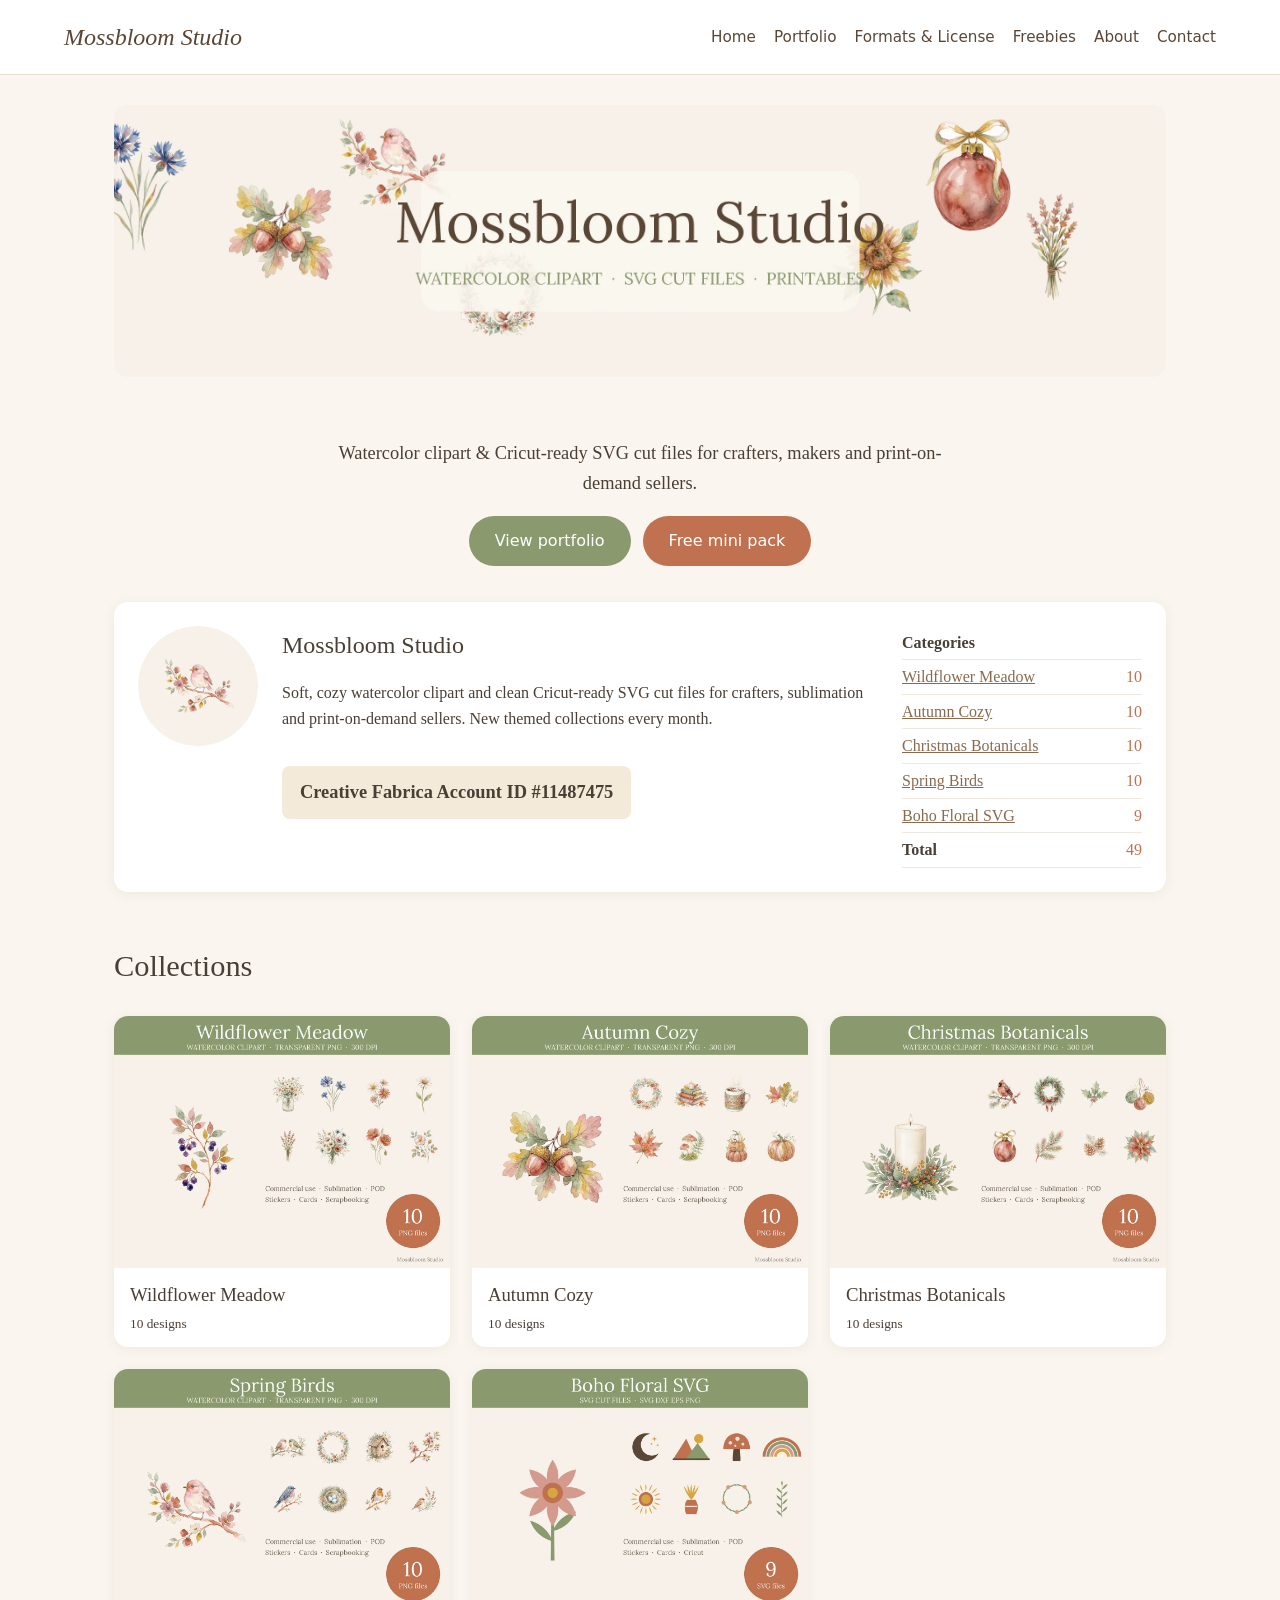
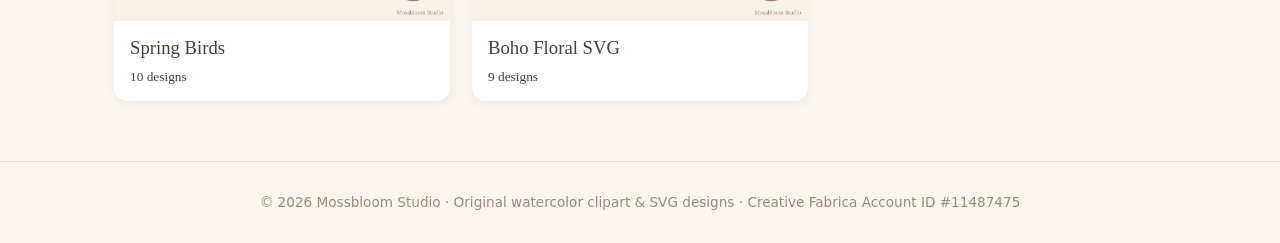
<file: index.html>
<!doctype html><html lang="en"><head><meta charset="utf-8"><meta name="viewport" content="width=device-width,initial-scale=1">
<title>Watercolor Clipart & SVG Cut Files | Mossbloom Studio</title><meta name="description" content="Watercolor clipart & Cricut-ready SVG cut files for crafters, makers and print-on-demand sellers."><meta name="author" content="Mossbloom Studio">
<meta property="og:title" content="Watercolor Clipart & SVG Cut Files | Mossbloom Studio"><meta property="og:description" content="Watercolor clipart & Cricut-ready SVG cut files for crafters, makers and print-on-demand sellers."><meta property="og:type" content="website"><meta property="og:image" content="img/wildflower-meadow/cover.webp">
<link rel="icon" href="favicon.png"><link rel="stylesheet" href="style.css"></head><body>
<header><a class="logo" href="index.html">Mossbloom Studio</a><nav><a href="index.html">Home</a><a href="portfolio.html">Portfolio</a><a href="license.html">Formats & License</a><a href="freebies.html">Freebies</a><a href="about.html">About</a><a href="contact.html">Contact</a></nav></header><main><img class="banner" src="img/banner.webp" alt="Mossbloom Studio - watercolor clipart, SVG cut files, printables" width="2400" height="620"><section class="hero"><h1 class="sr">Mossbloom Studio</h1><p>Watercolor clipart & Cricut-ready SVG cut files for crafters, makers and print-on-demand sellers.</p><a class="btn" href="portfolio.html">View portfolio</a><a class="btn alt" href="freebies.html">Free mini pack</a></section>
<section class="profile"><img src="img/avatar.webp" alt="Mossbloom Studio logo" width="120" height="120"><div><h2>Mossbloom Studio</h2><p>Soft, cozy watercolor clipart and clean Cricut-ready SVG cut files for crafters, sublimation and print-on-demand sellers. New themed collections every month.</p><p class="cfid">Creative Fabrica Account ID #11487475</p></div><ul class="cats"><li><b>Categories</b></li><li><a href="collections/wildflower-meadow.html">Wildflower Meadow</a> <span>10</span></li><li><a href="collections/autumn-cozy.html">Autumn Cozy</a> <span>10</span></li><li><a href="collections/christmas-botanicals.html">Christmas Botanicals</a> <span>10</span></li><li><a href="collections/spring-birds.html">Spring Birds</a> <span>10</span></li><li><a href="collections/boho-floral-svg.html">Boho Floral SVG</a> <span>9</span></li><li><b>Total</b> <span>49</span></li></ul></section><h2>Collections</h2><div class="grid big"><a class="card wide" href="collections/wildflower-meadow.html"><img src="img/wildflower-meadow/cover.webp" alt="Wildflower Meadow - 10 designs" width="1200" height="900"><div><h3>Wildflower Meadow</h3><small>10 designs</small></div></a><a class="card wide" href="collections/autumn-cozy.html"><img src="img/autumn-cozy/cover.webp" alt="Autumn Cozy - 10 designs" width="1200" height="900"><div><h3>Autumn Cozy</h3><small>10 designs</small></div></a><a class="card wide" href="collections/christmas-botanicals.html"><img src="img/christmas-botanicals/cover.webp" alt="Christmas Botanicals - 10 designs" width="1200" height="900"><div><h3>Christmas Botanicals</h3><small>10 designs</small></div></a><a class="card wide" href="collections/spring-birds.html"><img src="img/spring-birds/cover.webp" alt="Spring Birds - 10 designs" width="1200" height="900"><div><h3>Spring Birds</h3><small>10 designs</small></div></a><a class="card wide" href="collections/boho-floral-svg.html"><img src="img/boho-floral-svg/cover.webp" alt="Boho Floral SVG - 9 designs" width="1200" height="900"><div><h3>Boho Floral SVG</h3><small>9 designs</small></div></a></div></main>
<footer>© 2026 Mossbloom Studio · Original watercolor clipart &amp; SVG designs · Creative Fabrica Account ID #11487475</footer></body></html>
</file>
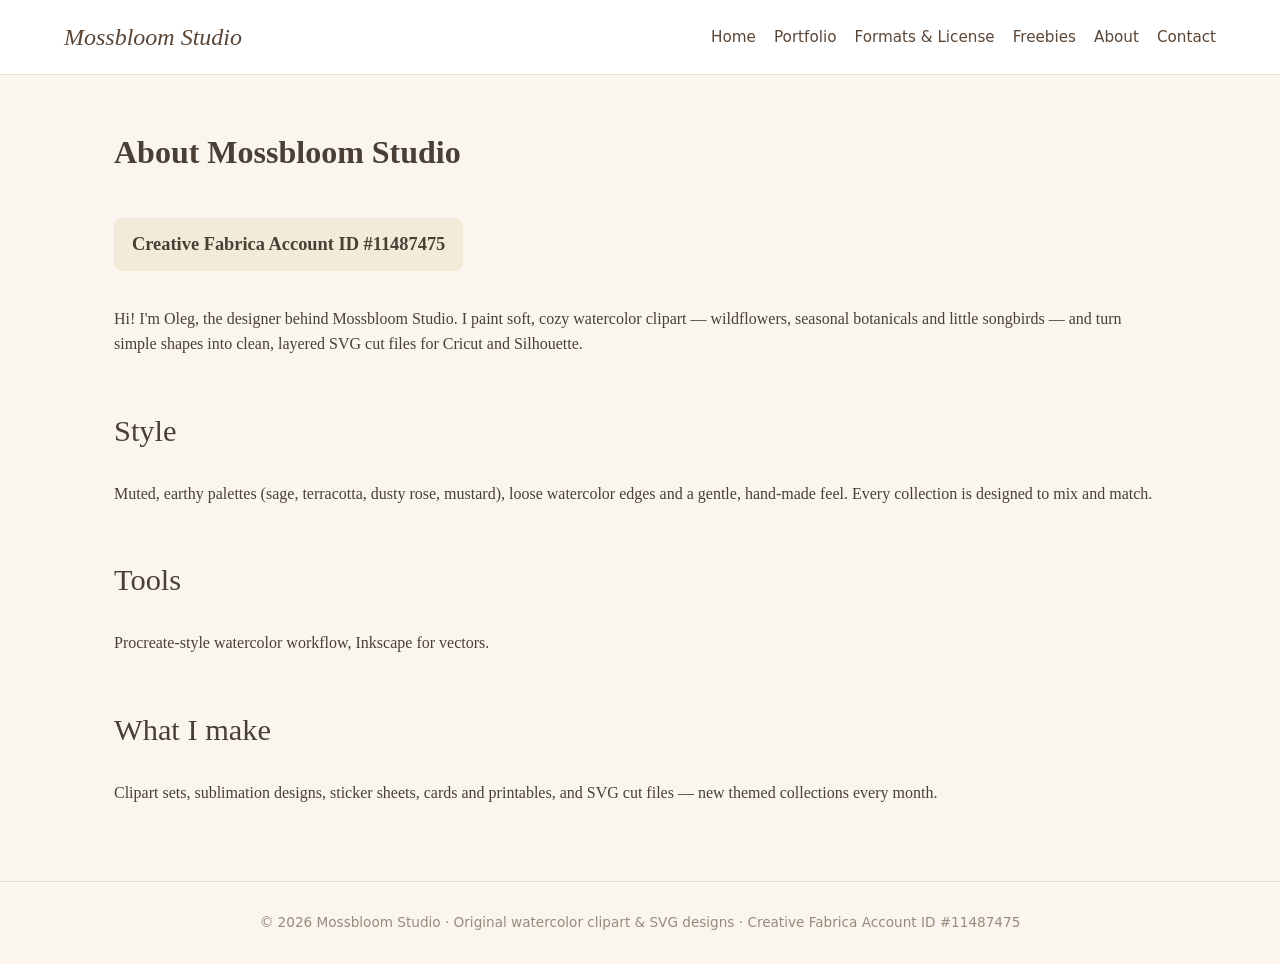
<file: about.html>
<!doctype html><html lang="en"><head><meta charset="utf-8"><meta name="viewport" content="width=device-width,initial-scale=1">
<title>About | Mossbloom Studio</title><meta name="description" content="Watercolor clipart & Cricut-ready SVG cut files for crafters, makers and print-on-demand sellers."><meta name="author" content="Mossbloom Studio">
<meta property="og:title" content="About | Mossbloom Studio"><meta property="og:description" content="Watercolor clipart & Cricut-ready SVG cut files for crafters, makers and print-on-demand sellers."><meta property="og:type" content="website"><meta property="og:image" content="img/wildflower-meadow/cover.webp">
<link rel="icon" href="favicon.png"><link rel="stylesheet" href="style.css"></head><body>
<header><a class="logo" href="index.html">Mossbloom Studio</a><nav><a href="index.html">Home</a><a href="portfolio.html">Portfolio</a><a href="license.html">Formats & License</a><a href="freebies.html">Freebies</a><a href="about.html">About</a><a href="contact.html">Contact</a></nav></header><main><h1>About Mossbloom Studio</h1><p class="cfid">Creative Fabrica Account ID #11487475</p><p>Hi! I'm Oleg, the designer behind Mossbloom Studio. I paint soft, cozy watercolor clipart — wildflowers, seasonal botanicals and little songbirds — and turn simple shapes into clean, layered SVG cut files for Cricut and Silhouette.</p>
<h2>Style</h2><p>Muted, earthy palettes (sage, terracotta, dusty rose, mustard), loose watercolor edges and a gentle, hand-made feel. Every collection is designed to mix and match.</p>
<h2>Tools</h2><p>Procreate-style watercolor workflow, Inkscape for vectors.</p><h2>What I make</h2><p>Clipart sets, sublimation designs, sticker sheets, cards and printables, and SVG cut files — new themed collections every month.</p></main>
<footer>© 2026 Mossbloom Studio · Original watercolor clipart &amp; SVG designs · Creative Fabrica Account ID #11487475</footer></body></html>
</file>
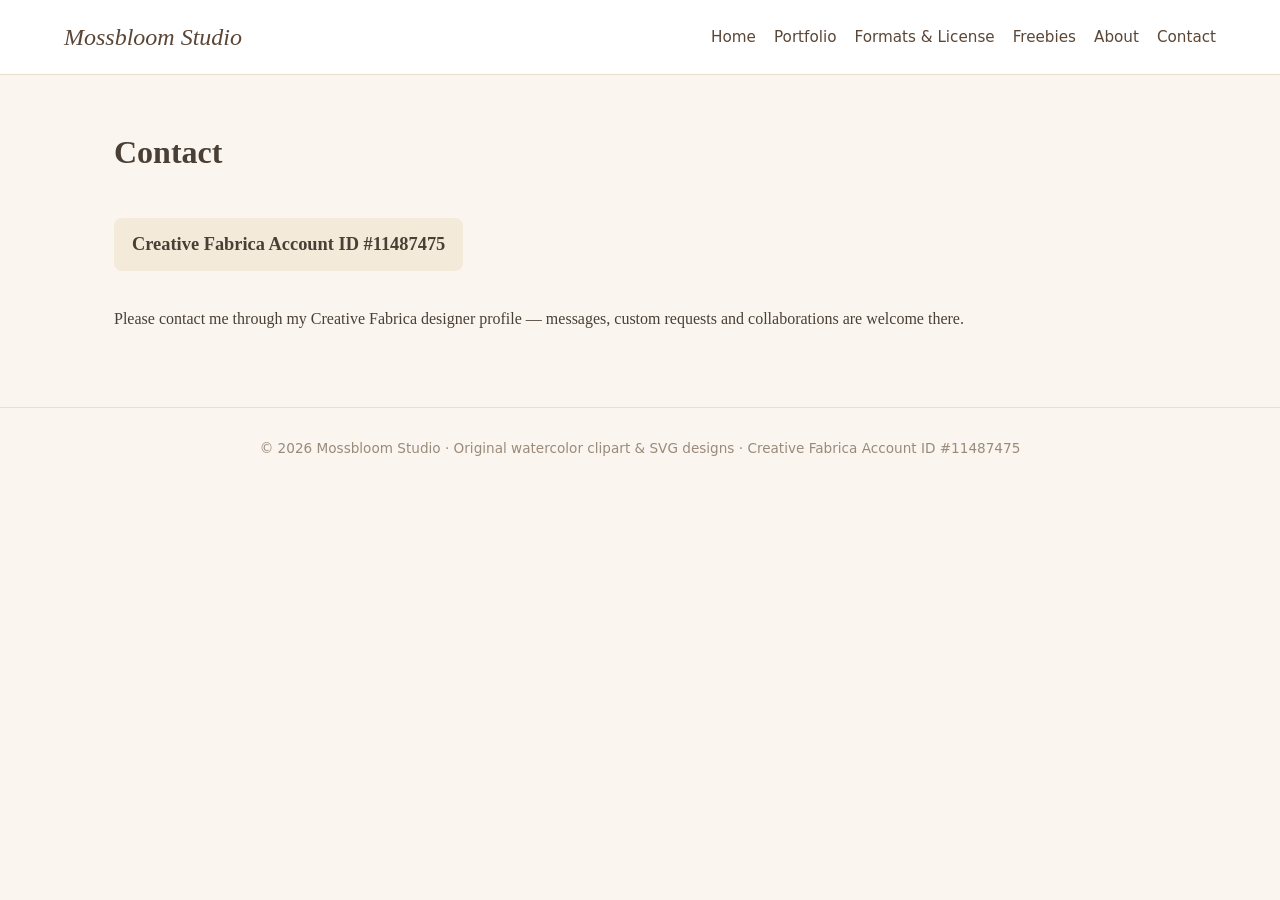
<file: contact.html>
<!doctype html><html lang="en"><head><meta charset="utf-8"><meta name="viewport" content="width=device-width,initial-scale=1">
<title>Contact | Mossbloom Studio</title><meta name="description" content="Watercolor clipart & Cricut-ready SVG cut files for crafters, makers and print-on-demand sellers."><meta name="author" content="Mossbloom Studio">
<meta property="og:title" content="Contact | Mossbloom Studio"><meta property="og:description" content="Watercolor clipart & Cricut-ready SVG cut files for crafters, makers and print-on-demand sellers."><meta property="og:type" content="website"><meta property="og:image" content="img/wildflower-meadow/cover.webp">
<link rel="icon" href="favicon.png"><link rel="stylesheet" href="style.css"></head><body>
<header><a class="logo" href="index.html">Mossbloom Studio</a><nav><a href="index.html">Home</a><a href="portfolio.html">Portfolio</a><a href="license.html">Formats & License</a><a href="freebies.html">Freebies</a><a href="about.html">About</a><a href="contact.html">Contact</a></nav></header><main><h1>Contact</h1><p class="cfid">Creative Fabrica Account ID #11487475</p><p>Please contact me through my Creative Fabrica designer profile — messages, custom requests and collaborations are welcome there.</p></main>
<footer>© 2026 Mossbloom Studio · Original watercolor clipart &amp; SVG designs · Creative Fabrica Account ID #11487475</footer></body></html>
</file>
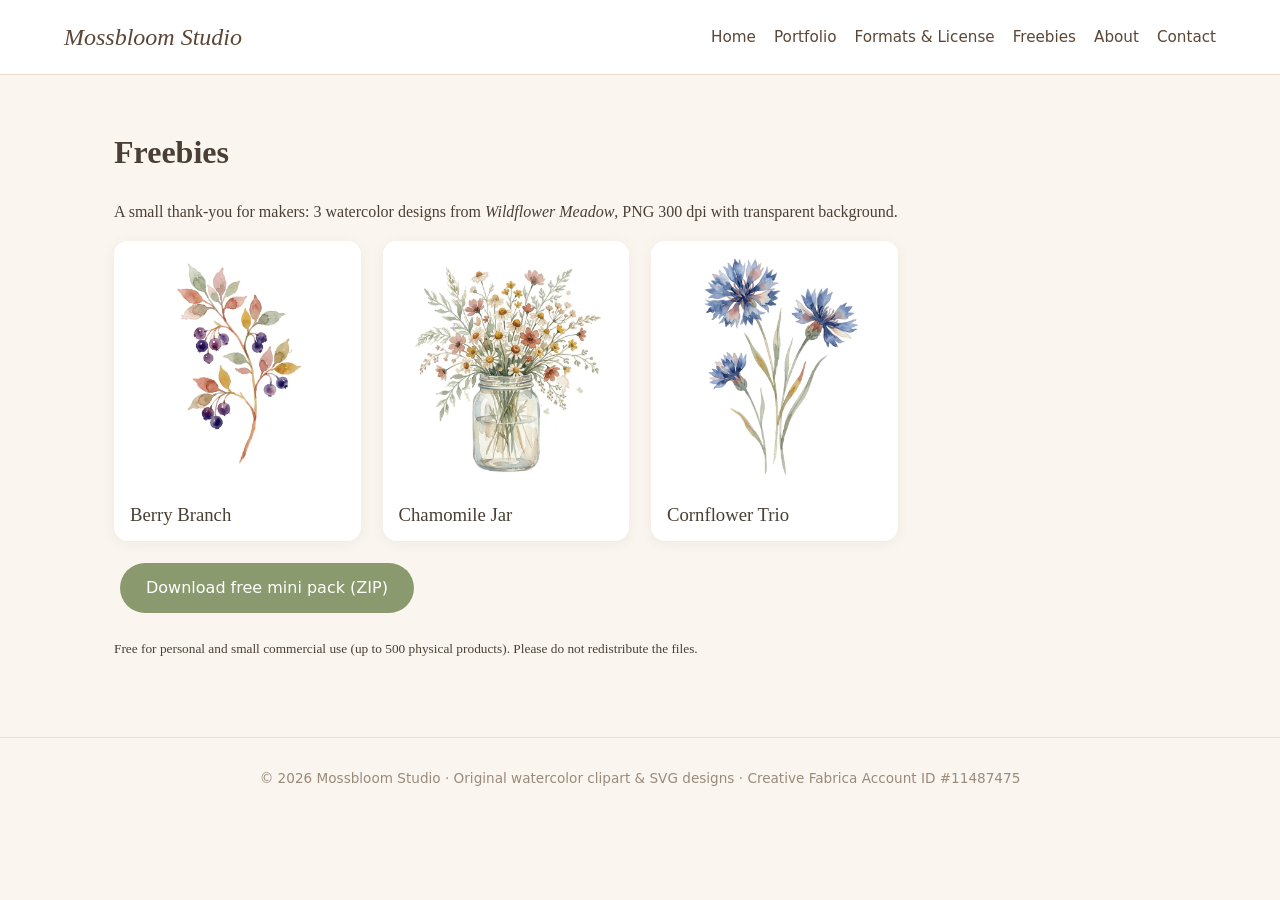
<file: freebies.html>
<!doctype html><html lang="en"><head><meta charset="utf-8"><meta name="viewport" content="width=device-width,initial-scale=1">
<title>Freebies | Mossbloom Studio</title><meta name="description" content="Watercolor clipart & Cricut-ready SVG cut files for crafters, makers and print-on-demand sellers."><meta name="author" content="Mossbloom Studio">
<meta property="og:title" content="Freebies | Mossbloom Studio"><meta property="og:description" content="Watercolor clipart & Cricut-ready SVG cut files for crafters, makers and print-on-demand sellers."><meta property="og:type" content="website"><meta property="og:image" content="img/wildflower-meadow/cover.webp">
<link rel="icon" href="favicon.png"><link rel="stylesheet" href="style.css"></head><body>
<header><a class="logo" href="index.html">Mossbloom Studio</a><nav><a href="index.html">Home</a><a href="portfolio.html">Portfolio</a><a href="license.html">Formats & License</a><a href="freebies.html">Freebies</a><a href="about.html">About</a><a href="contact.html">Contact</a></nav></header><main><h1>Freebies</h1><p>A small thank-you for makers: 3 watercolor designs from <em>Wildflower Meadow</em>, PNG 300 dpi with transparent background.</p><div class="grid"><div class="card"><img src="img/wildflower-meadow/berry-branch.webp" alt="Berry Branch free clipart"><div><h3>Berry Branch</h3></div></div><div class="card"><img src="img/wildflower-meadow/chamomile-jar.webp" alt="Chamomile Jar free clipart"><div><h3>Chamomile Jar</h3></div></div><div class="card"><img src="img/wildflower-meadow/cornflower-trio.webp" alt="Cornflower Trio free clipart"><div><h3>Cornflower Trio</h3></div></div></div><p><a class="btn" href="downloads/mossbloom-free-mini-pack.zip" download>Download free mini pack (ZIP)</a></p><p><small>Free for personal and small commercial use (up to 500 physical products). Please do not redistribute the files.</small></p></main>
<footer>© 2026 Mossbloom Studio · Original watercolor clipart &amp; SVG designs · Creative Fabrica Account ID #11487475</footer></body></html>
</file>
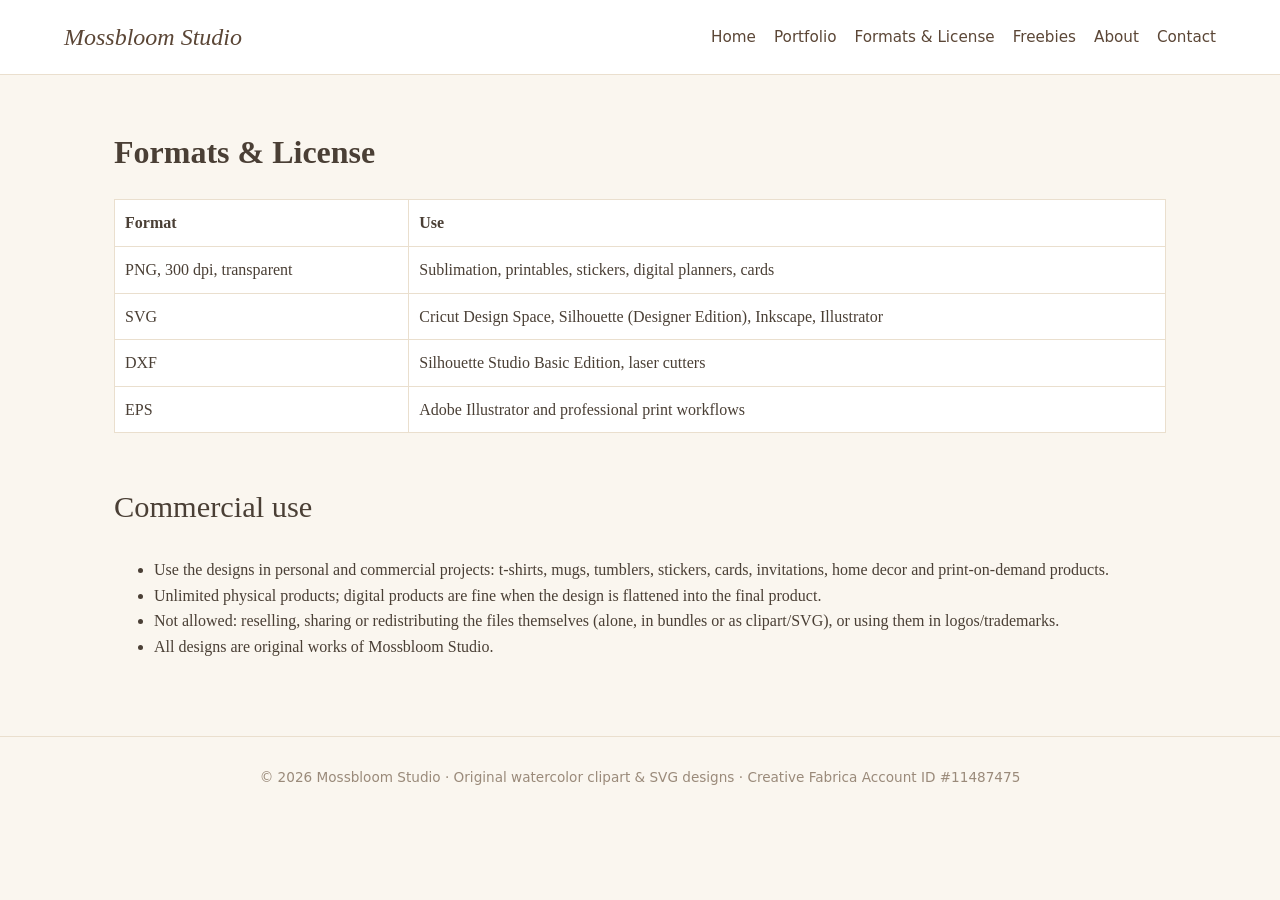
<file: license.html>
<!doctype html><html lang="en"><head><meta charset="utf-8"><meta name="viewport" content="width=device-width,initial-scale=1">
<title>Formats & License | Mossbloom Studio</title><meta name="description" content="Watercolor clipart & Cricut-ready SVG cut files for crafters, makers and print-on-demand sellers."><meta name="author" content="Mossbloom Studio">
<meta property="og:title" content="Formats & License | Mossbloom Studio"><meta property="og:description" content="Watercolor clipart & Cricut-ready SVG cut files for crafters, makers and print-on-demand sellers."><meta property="og:type" content="website"><meta property="og:image" content="img/wildflower-meadow/cover.webp">
<link rel="icon" href="favicon.png"><link rel="stylesheet" href="style.css"></head><body>
<header><a class="logo" href="index.html">Mossbloom Studio</a><nav><a href="index.html">Home</a><a href="portfolio.html">Portfolio</a><a href="license.html">Formats & License</a><a href="freebies.html">Freebies</a><a href="about.html">About</a><a href="contact.html">Contact</a></nav></header><main><h1>Formats &amp; License</h1><table><tr><th>Format</th><th>Use</th></tr>
<tr><td>PNG, 300 dpi, transparent</td><td>Sublimation, printables, stickers, digital planners, cards</td></tr><tr><td>SVG</td><td>Cricut Design Space, Silhouette (Designer Edition), Inkscape, Illustrator</td></tr>
<tr><td>DXF</td><td>Silhouette Studio Basic Edition, laser cutters</td></tr><tr><td>EPS</td><td>Adobe Illustrator and professional print workflows</td></tr></table>
<h2>Commercial use</h2><ul><li>Use the designs in personal and commercial projects: t-shirts, mugs, tumblers, stickers, cards, invitations, home decor and print-on-demand products.</li><li>Unlimited physical products; digital products are fine when the design is flattened into the final product.</li><li>Not allowed: reselling, sharing or redistributing the files themselves (alone, in bundles or as clipart/SVG), or using them in logos/trademarks.</li><li>All designs are original works of Mossbloom Studio.</li></ul></main>
<footer>© 2026 Mossbloom Studio · Original watercolor clipart &amp; SVG designs · Creative Fabrica Account ID #11487475</footer></body></html>
</file>
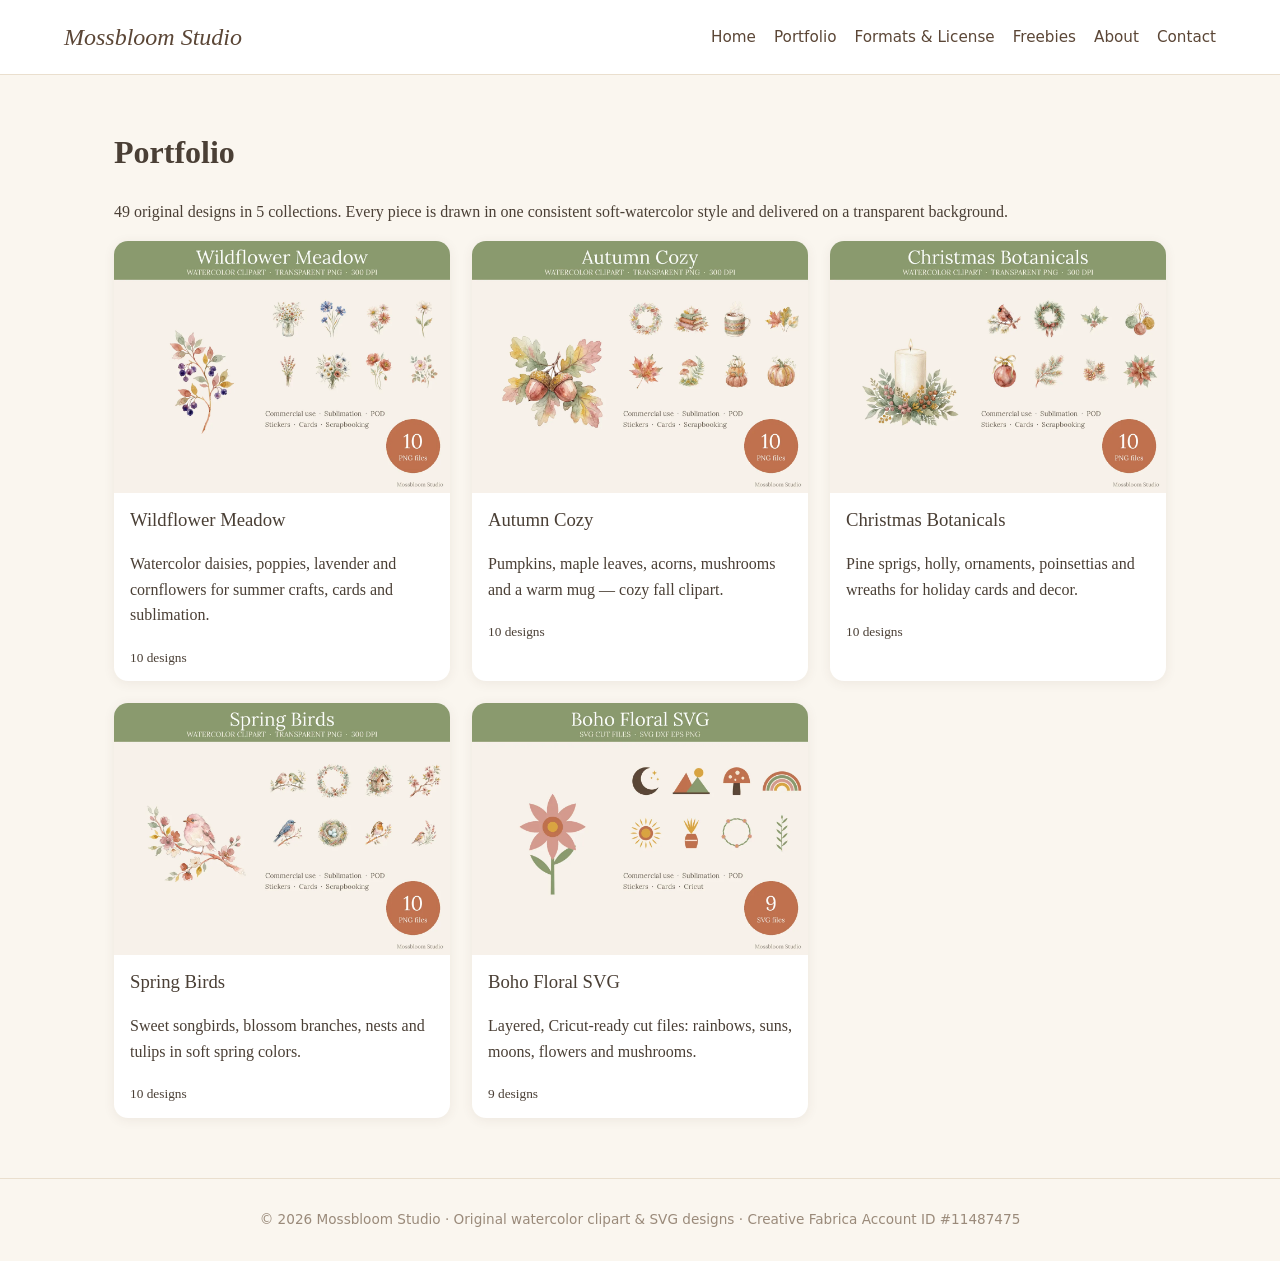
<file: portfolio.html>
<!doctype html><html lang="en"><head><meta charset="utf-8"><meta name="viewport" content="width=device-width,initial-scale=1">
<title>Portfolio | Mossbloom Studio</title><meta name="description" content="Watercolor clipart & Cricut-ready SVG cut files for crafters, makers and print-on-demand sellers."><meta name="author" content="Mossbloom Studio">
<meta property="og:title" content="Portfolio | Mossbloom Studio"><meta property="og:description" content="Watercolor clipart & Cricut-ready SVG cut files for crafters, makers and print-on-demand sellers."><meta property="og:type" content="website"><meta property="og:image" content="img/wildflower-meadow/cover.webp">
<link rel="icon" href="favicon.png"><link rel="stylesheet" href="style.css"></head><body>
<header><a class="logo" href="index.html">Mossbloom Studio</a><nav><a href="index.html">Home</a><a href="portfolio.html">Portfolio</a><a href="license.html">Formats & License</a><a href="freebies.html">Freebies</a><a href="about.html">About</a><a href="contact.html">Contact</a></nav></header><main><h1>Portfolio</h1><p>49 original designs in 5 collections. Every piece is drawn in one consistent soft-watercolor style and delivered on a transparent background.</p><div class="grid big"><a class="card wide" href="collections/wildflower-meadow.html"><img loading="lazy" src="img/wildflower-meadow/cover.webp" alt="Wildflower Meadow collection preview"><div><h3>Wildflower Meadow</h3><p>Watercolor daisies, poppies, lavender and cornflowers for summer crafts, cards and sublimation.</p><small>10 designs</small></div></a><a class="card wide" href="collections/autumn-cozy.html"><img loading="lazy" src="img/autumn-cozy/cover.webp" alt="Autumn Cozy collection preview"><div><h3>Autumn Cozy</h3><p>Pumpkins, maple leaves, acorns, mushrooms and a warm mug — cozy fall clipart.</p><small>10 designs</small></div></a><a class="card wide" href="collections/christmas-botanicals.html"><img loading="lazy" src="img/christmas-botanicals/cover.webp" alt="Christmas Botanicals collection preview"><div><h3>Christmas Botanicals</h3><p>Pine sprigs, holly, ornaments, poinsettias and wreaths for holiday cards and decor.</p><small>10 designs</small></div></a><a class="card wide" href="collections/spring-birds.html"><img loading="lazy" src="img/spring-birds/cover.webp" alt="Spring Birds collection preview"><div><h3>Spring Birds</h3><p>Sweet songbirds, blossom branches, nests and tulips in soft spring colors.</p><small>10 designs</small></div></a><a class="card wide" href="collections/boho-floral-svg.html"><img loading="lazy" src="img/boho-floral-svg/cover.webp" alt="Boho Floral SVG collection preview"><div><h3>Boho Floral SVG</h3><p>Layered, Cricut-ready cut files: rainbows, suns, moons, flowers and mushrooms.</p><small>9 designs</small></div></a></div></main>
<footer>© 2026 Mossbloom Studio · Original watercolor clipart &amp; SVG designs · Creative Fabrica Account ID #11487475</footer></body></html>
</file>
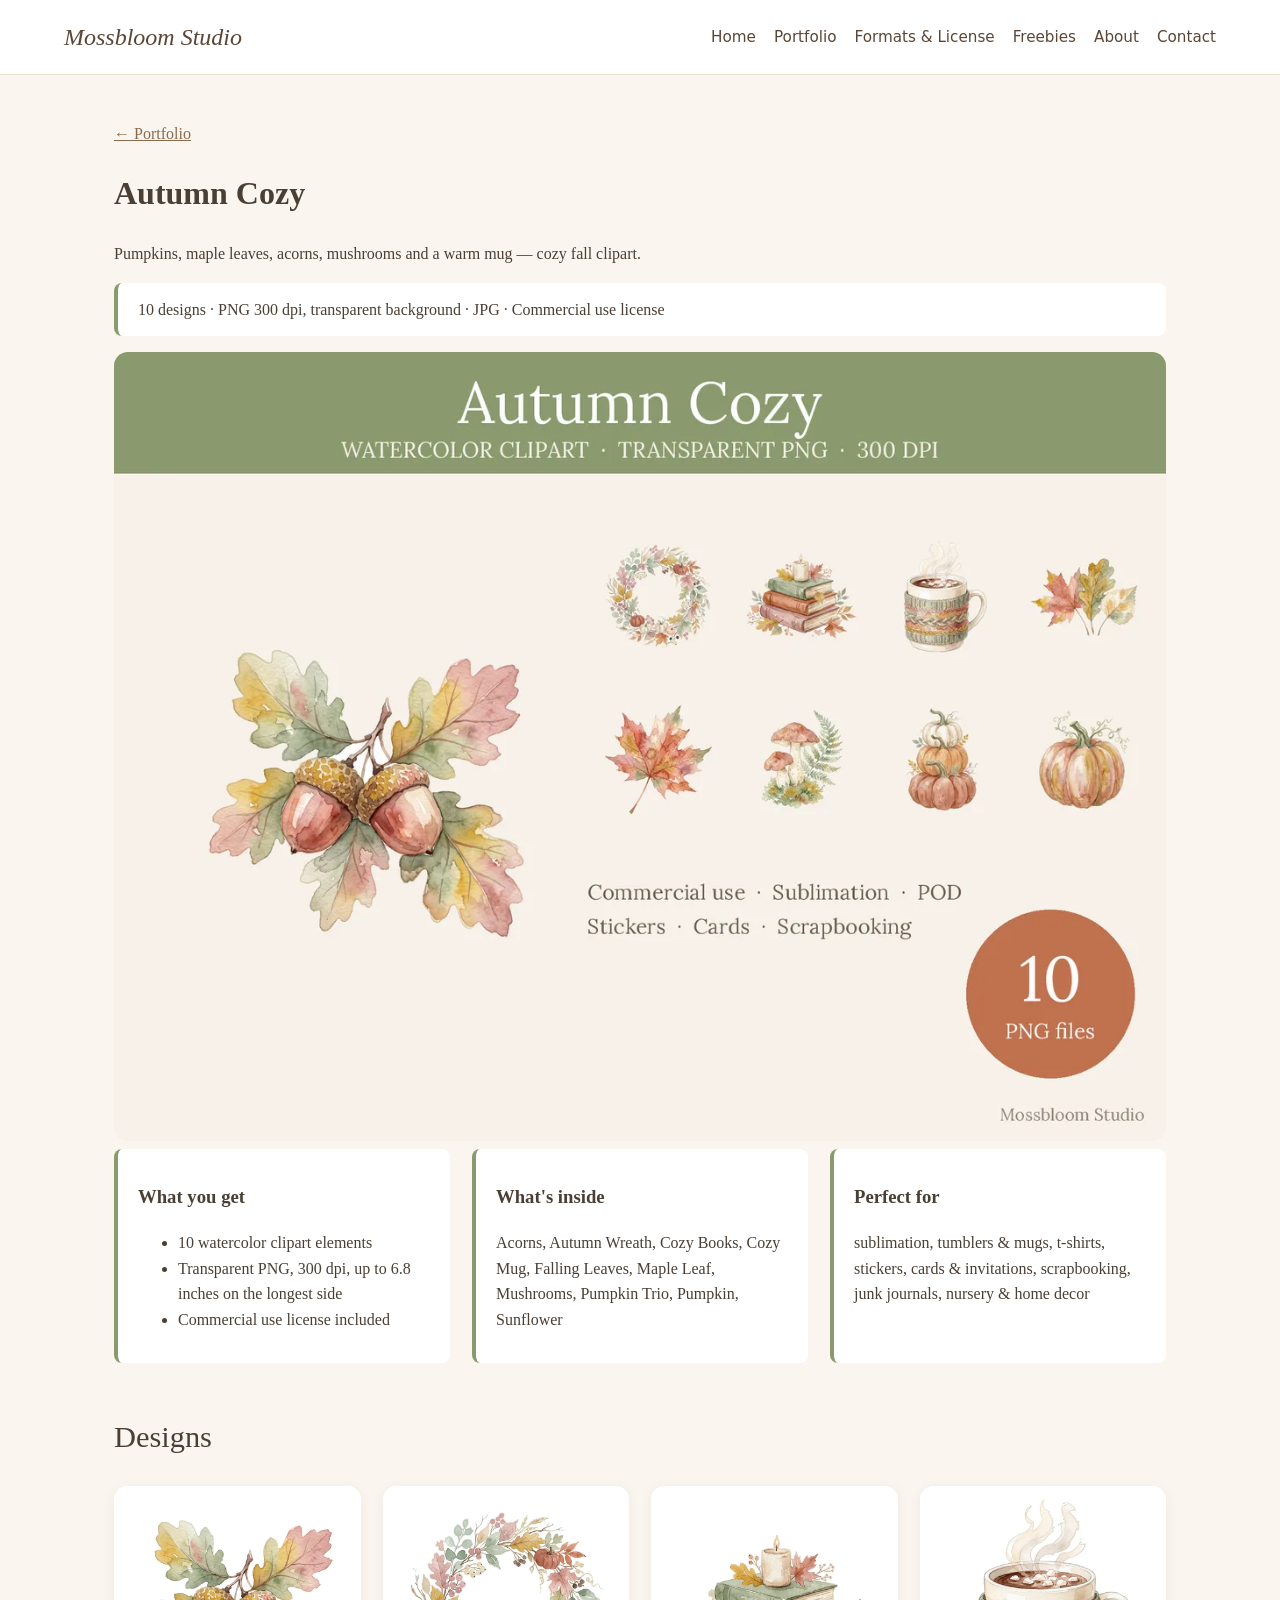
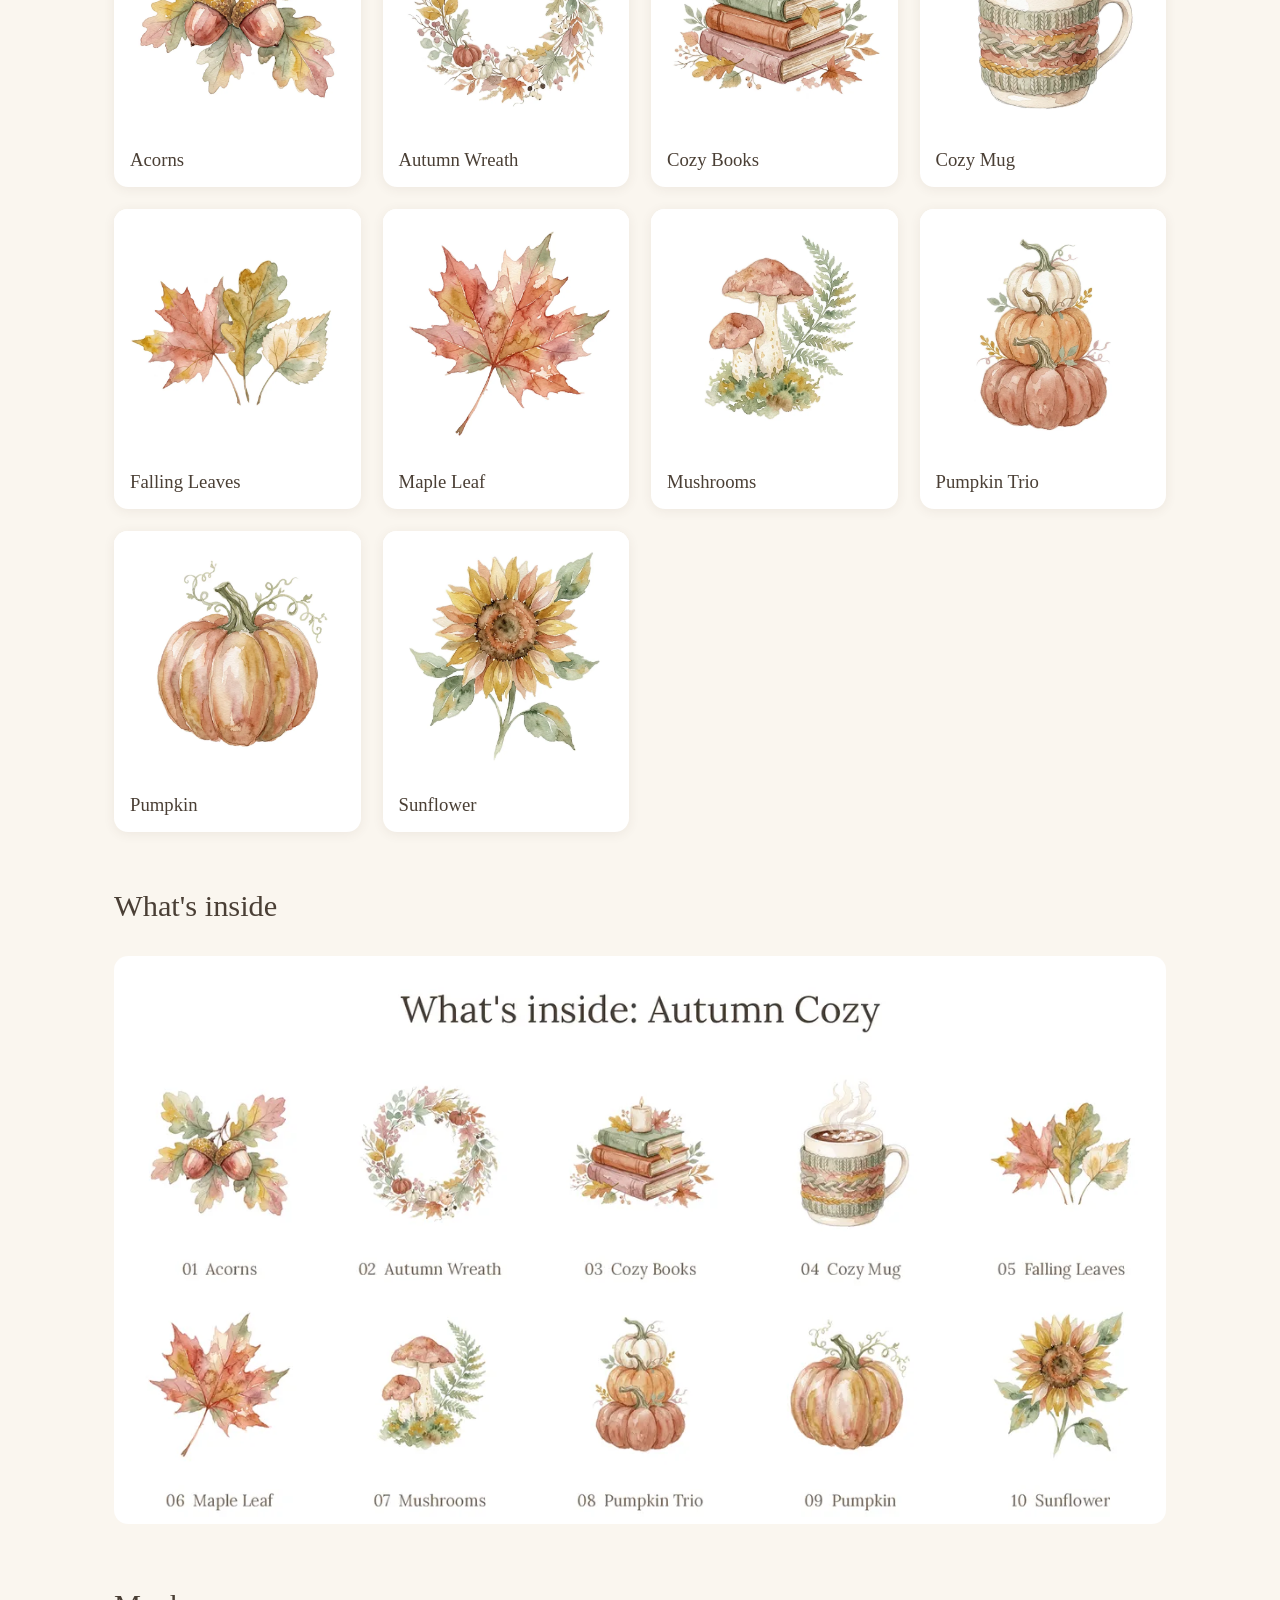
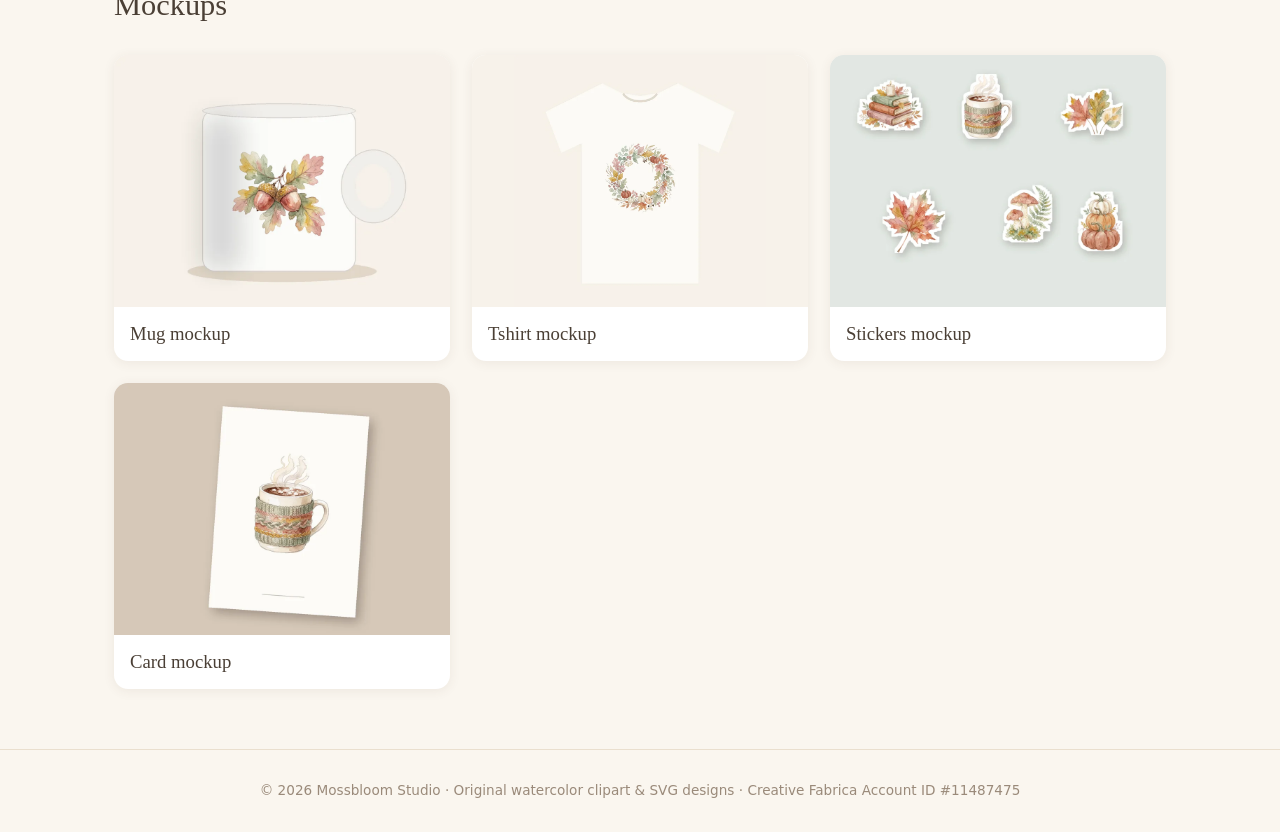
<file: collections/autumn-cozy.html>
<!doctype html><html lang="en"><head><meta charset="utf-8"><meta name="viewport" content="width=device-width,initial-scale=1">
<title>Autumn Cozy | Mossbloom Studio</title><meta name="description" content="Pumpkins, maple leaves, acorns, mushrooms and a warm mug — cozy fall clipart."><meta name="author" content="Mossbloom Studio">
<meta property="og:title" content="Autumn Cozy | Mossbloom Studio"><meta property="og:description" content="Pumpkins, maple leaves, acorns, mushrooms and a warm mug — cozy fall clipart."><meta property="og:type" content="website"><meta property="og:image" content="../img/wildflower-meadow/cover.webp">
<link rel="icon" href="../favicon.png"><link rel="stylesheet" href="../style.css"></head><body>
<header><a class="logo" href="../index.html">Mossbloom Studio</a><nav><a href="../index.html">Home</a><a href="../portfolio.html">Portfolio</a><a href="../license.html">Formats & License</a><a href="../freebies.html">Freebies</a><a href="../about.html">About</a><a href="../contact.html">Contact</a></nav></header><main><p><a href="../portfolio.html">← Portfolio</a></p><h1>Autumn Cozy</h1><p>Pumpkins, maple leaves, acorns, mushrooms and a warm mug — cozy fall clipart.</p><p class="note">10 designs · PNG 300 dpi, transparent background · JPG · Commercial use license</p><img src="../img/autumn-cozy/cover.webp" alt="Autumn Cozy cover" style="width:100%;border-radius:14px"><div class="grid big"><div class="note"><h3>What you get</h3><ul><li>10 watercolor clipart elements</li><li>Transparent PNG, 300 dpi, up to 6.8 inches on the longest side</li><li>Commercial use license included</li></ul></div><div class="note"><h3>What's inside</h3><p>Acorns, Autumn Wreath, Cozy Books, Cozy Mug, Falling Leaves, Maple Leaf, Mushrooms, Pumpkin Trio, Pumpkin, Sunflower</p></div><div class="note"><h3>Perfect for</h3><p>sublimation, tumblers & mugs, t-shirts, stickers, cards & invitations, scrapbooking, junk journals, nursery & home decor</p></div></div><h2>Designs</h2><div class="grid"><a class="card" href="../img/autumn-cozy/acorns.webp"><img loading="lazy" src="../img/autumn-cozy/acorns.webp" alt="Acorns - Autumn Cozy"><div><h3>Acorns</h3></div></a><a class="card" href="../img/autumn-cozy/autumn-wreath.webp"><img loading="lazy" src="../img/autumn-cozy/autumn-wreath.webp" alt="Autumn Wreath - Autumn Cozy"><div><h3>Autumn Wreath</h3></div></a><a class="card" href="../img/autumn-cozy/cozy-books.webp"><img loading="lazy" src="../img/autumn-cozy/cozy-books.webp" alt="Cozy Books - Autumn Cozy"><div><h3>Cozy Books</h3></div></a><a class="card" href="../img/autumn-cozy/cozy-mug.webp"><img loading="lazy" src="../img/autumn-cozy/cozy-mug.webp" alt="Cozy Mug - Autumn Cozy"><div><h3>Cozy Mug</h3></div></a><a class="card" href="../img/autumn-cozy/falling-leaves.webp"><img loading="lazy" src="../img/autumn-cozy/falling-leaves.webp" alt="Falling Leaves - Autumn Cozy"><div><h3>Falling Leaves</h3></div></a><a class="card" href="../img/autumn-cozy/maple-leaf.webp"><img loading="lazy" src="../img/autumn-cozy/maple-leaf.webp" alt="Maple Leaf - Autumn Cozy"><div><h3>Maple Leaf</h3></div></a><a class="card" href="../img/autumn-cozy/mushrooms.webp"><img loading="lazy" src="../img/autumn-cozy/mushrooms.webp" alt="Mushrooms - Autumn Cozy"><div><h3>Mushrooms</h3></div></a><a class="card" href="../img/autumn-cozy/pumpkin-trio.webp"><img loading="lazy" src="../img/autumn-cozy/pumpkin-trio.webp" alt="Pumpkin Trio - Autumn Cozy"><div><h3>Pumpkin Trio</h3></div></a><a class="card" href="../img/autumn-cozy/pumpkin.webp"><img loading="lazy" src="../img/autumn-cozy/pumpkin.webp" alt="Pumpkin - Autumn Cozy"><div><h3>Pumpkin</h3></div></a><a class="card" href="../img/autumn-cozy/sunflower.webp"><img loading="lazy" src="../img/autumn-cozy/sunflower.webp" alt="Sunflower - Autumn Cozy"><div><h3>Sunflower</h3></div></a></div><h2>What's inside</h2><img loading="lazy" src="../img/autumn-cozy/inside.webp" alt="Autumn Cozy contents" style="width:100%;border-radius:14px;background:#fff"><h2>Mockups</h2><div class="grid big"><a class="card wide" href="../img/autumn-cozy/mug.webp"><img loading="lazy" src="../img/autumn-cozy/mug.webp" alt="Autumn Cozy mug mockup"><div><h3>Mug mockup</h3></div></a><a class="card wide" href="../img/autumn-cozy/tshirt.webp"><img loading="lazy" src="../img/autumn-cozy/tshirt.webp" alt="Autumn Cozy tshirt mockup"><div><h3>Tshirt mockup</h3></div></a><a class="card wide" href="../img/autumn-cozy/stickers.webp"><img loading="lazy" src="../img/autumn-cozy/stickers.webp" alt="Autumn Cozy stickers mockup"><div><h3>Stickers mockup</h3></div></a><a class="card wide" href="../img/autumn-cozy/card.webp"><img loading="lazy" src="../img/autumn-cozy/card.webp" alt="Autumn Cozy card mockup"><div><h3>Card mockup</h3></div></a></div></main>
<footer>© 2026 Mossbloom Studio · Original watercolor clipart &amp; SVG designs · Creative Fabrica Account ID #11487475</footer></body></html>
</file>
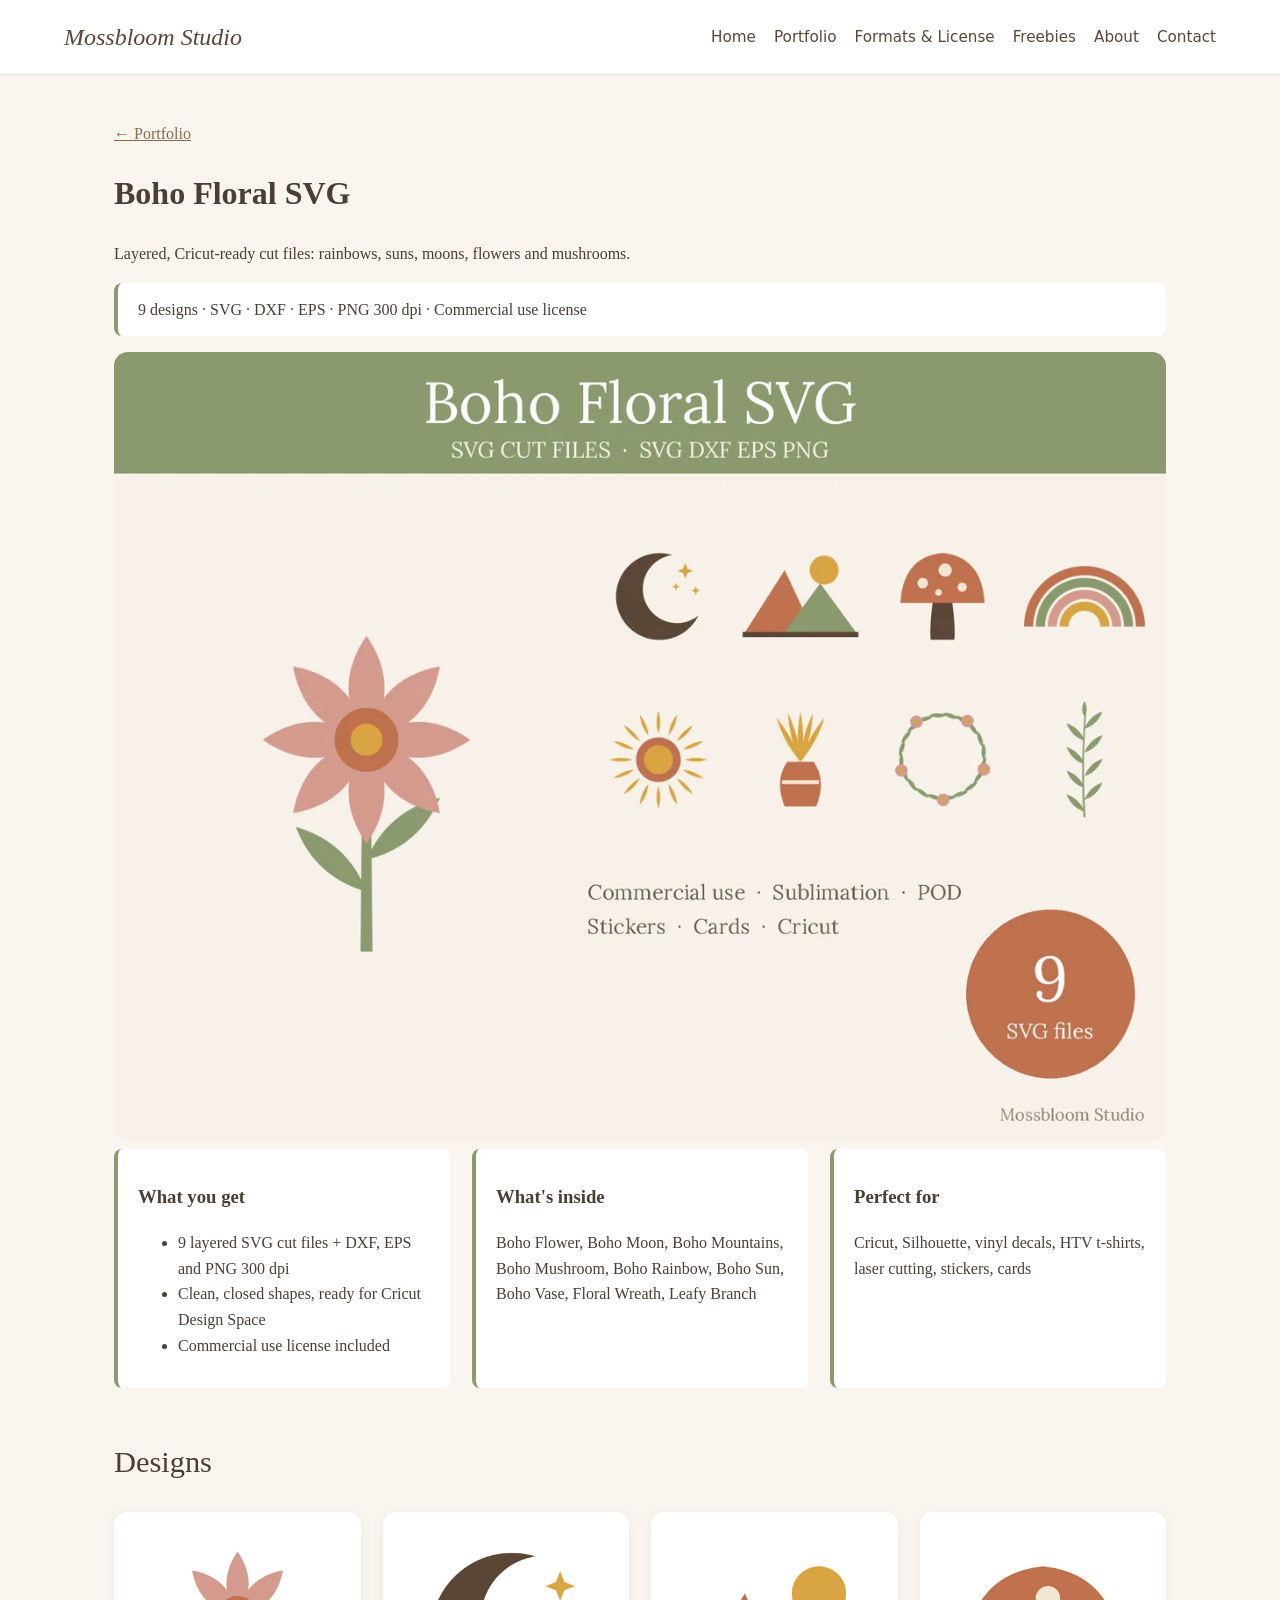
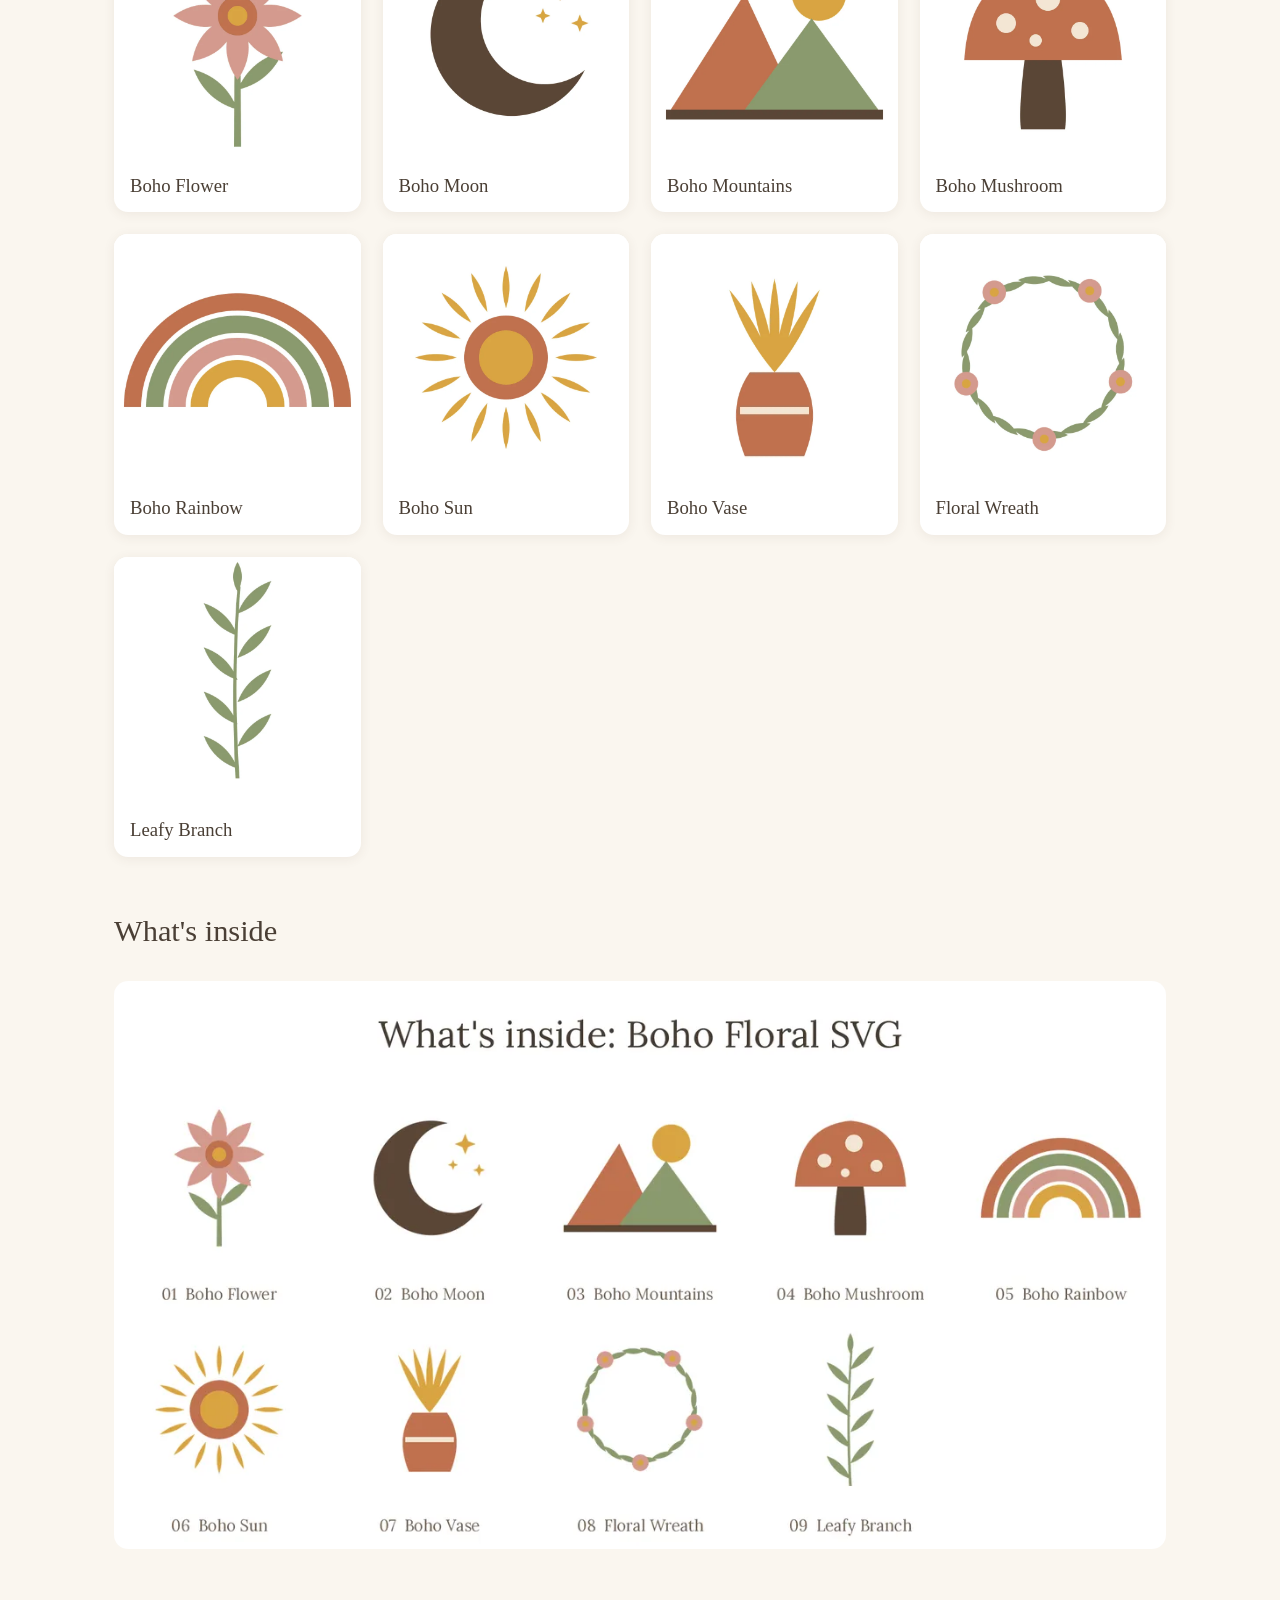
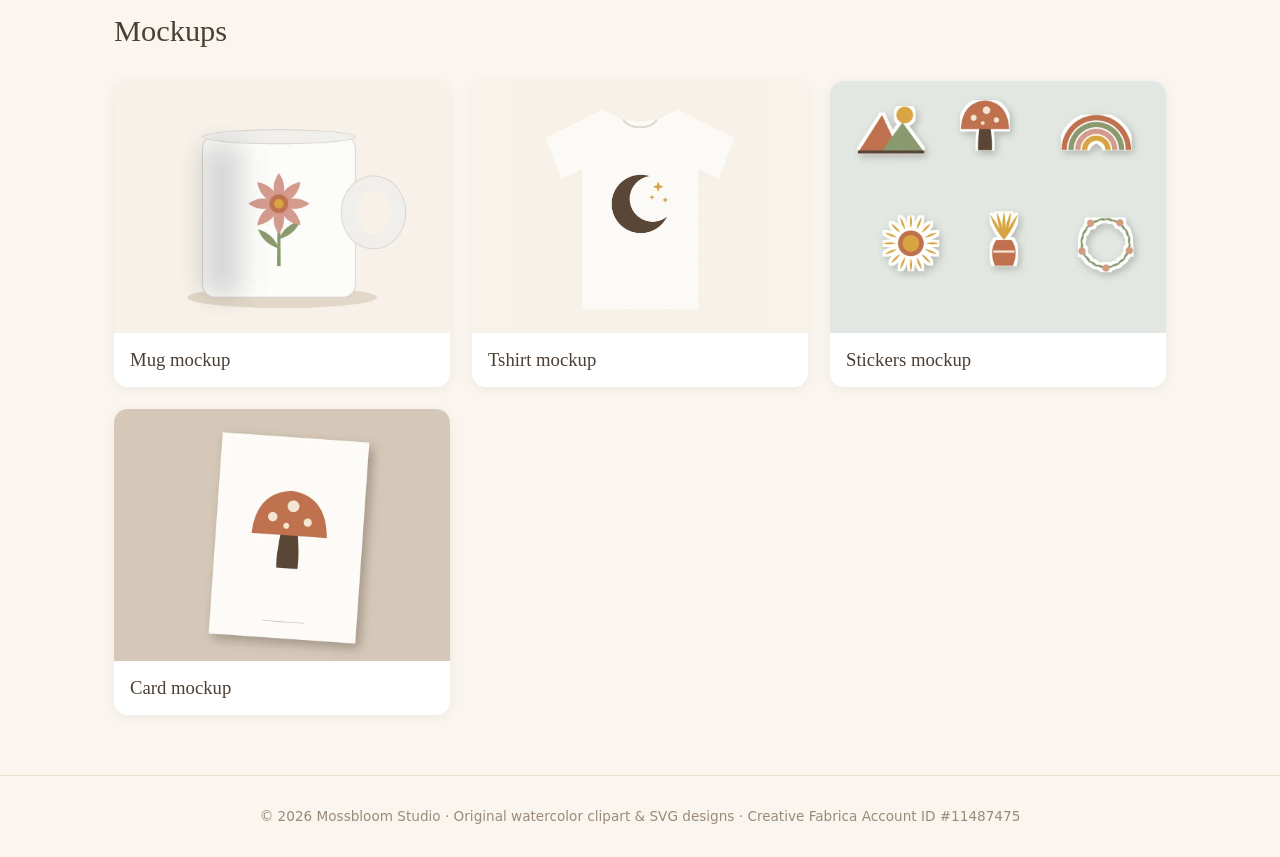
<file: collections/boho-floral-svg.html>
<!doctype html><html lang="en"><head><meta charset="utf-8"><meta name="viewport" content="width=device-width,initial-scale=1">
<title>Boho Floral SVG | Mossbloom Studio</title><meta name="description" content="Layered, Cricut-ready cut files: rainbows, suns, moons, flowers and mushrooms."><meta name="author" content="Mossbloom Studio">
<meta property="og:title" content="Boho Floral SVG | Mossbloom Studio"><meta property="og:description" content="Layered, Cricut-ready cut files: rainbows, suns, moons, flowers and mushrooms."><meta property="og:type" content="website"><meta property="og:image" content="../img/wildflower-meadow/cover.webp">
<link rel="icon" href="../favicon.png"><link rel="stylesheet" href="../style.css"></head><body>
<header><a class="logo" href="../index.html">Mossbloom Studio</a><nav><a href="../index.html">Home</a><a href="../portfolio.html">Portfolio</a><a href="../license.html">Formats & License</a><a href="../freebies.html">Freebies</a><a href="../about.html">About</a><a href="../contact.html">Contact</a></nav></header><main><p><a href="../portfolio.html">← Portfolio</a></p><h1>Boho Floral SVG</h1><p>Layered, Cricut-ready cut files: rainbows, suns, moons, flowers and mushrooms.</p><p class="note">9 designs · SVG · DXF · EPS · PNG 300 dpi · Commercial use license</p><img src="../img/boho-floral-svg/cover.webp" alt="Boho Floral SVG cover" style="width:100%;border-radius:14px"><div class="grid big"><div class="note"><h3>What you get</h3><ul><li>9 layered SVG cut files + DXF, EPS and PNG 300 dpi</li><li>Clean, closed shapes, ready for Cricut Design Space</li><li>Commercial use license included</li></ul></div><div class="note"><h3>What's inside</h3><p>Boho Flower, Boho Moon, Boho Mountains, Boho Mushroom, Boho Rainbow, Boho Sun, Boho Vase, Floral Wreath, Leafy Branch</p></div><div class="note"><h3>Perfect for</h3><p>Cricut, Silhouette, vinyl decals, HTV t-shirts, laser cutting, stickers, cards</p></div></div><h2>Designs</h2><div class="grid"><a class="card" href="../img/boho-floral-svg/boho-flower.webp"><img loading="lazy" src="../img/boho-floral-svg/boho-flower.webp" alt="Boho Flower - Boho Floral SVG"><div><h3>Boho Flower</h3></div></a><a class="card" href="../img/boho-floral-svg/boho-moon.webp"><img loading="lazy" src="../img/boho-floral-svg/boho-moon.webp" alt="Boho Moon - Boho Floral SVG"><div><h3>Boho Moon</h3></div></a><a class="card" href="../img/boho-floral-svg/boho-mountains.webp"><img loading="lazy" src="../img/boho-floral-svg/boho-mountains.webp" alt="Boho Mountains - Boho Floral SVG"><div><h3>Boho Mountains</h3></div></a><a class="card" href="../img/boho-floral-svg/boho-mushroom.webp"><img loading="lazy" src="../img/boho-floral-svg/boho-mushroom.webp" alt="Boho Mushroom - Boho Floral SVG"><div><h3>Boho Mushroom</h3></div></a><a class="card" href="../img/boho-floral-svg/boho-rainbow.webp"><img loading="lazy" src="../img/boho-floral-svg/boho-rainbow.webp" alt="Boho Rainbow - Boho Floral SVG"><div><h3>Boho Rainbow</h3></div></a><a class="card" href="../img/boho-floral-svg/boho-sun.webp"><img loading="lazy" src="../img/boho-floral-svg/boho-sun.webp" alt="Boho Sun - Boho Floral SVG"><div><h3>Boho Sun</h3></div></a><a class="card" href="../img/boho-floral-svg/boho-vase.webp"><img loading="lazy" src="../img/boho-floral-svg/boho-vase.webp" alt="Boho Vase - Boho Floral SVG"><div><h3>Boho Vase</h3></div></a><a class="card" href="../img/boho-floral-svg/floral-wreath.webp"><img loading="lazy" src="../img/boho-floral-svg/floral-wreath.webp" alt="Floral Wreath - Boho Floral SVG"><div><h3>Floral Wreath</h3></div></a><a class="card" href="../img/boho-floral-svg/leafy-branch.webp"><img loading="lazy" src="../img/boho-floral-svg/leafy-branch.webp" alt="Leafy Branch - Boho Floral SVG"><div><h3>Leafy Branch</h3></div></a></div><h2>What's inside</h2><img loading="lazy" src="../img/boho-floral-svg/inside.webp" alt="Boho Floral SVG contents" style="width:100%;border-radius:14px;background:#fff"><h2>Mockups</h2><div class="grid big"><a class="card wide" href="../img/boho-floral-svg/mug.webp"><img loading="lazy" src="../img/boho-floral-svg/mug.webp" alt="Boho Floral SVG mug mockup"><div><h3>Mug mockup</h3></div></a><a class="card wide" href="../img/boho-floral-svg/tshirt.webp"><img loading="lazy" src="../img/boho-floral-svg/tshirt.webp" alt="Boho Floral SVG tshirt mockup"><div><h3>Tshirt mockup</h3></div></a><a class="card wide" href="../img/boho-floral-svg/stickers.webp"><img loading="lazy" src="../img/boho-floral-svg/stickers.webp" alt="Boho Floral SVG stickers mockup"><div><h3>Stickers mockup</h3></div></a><a class="card wide" href="../img/boho-floral-svg/card.webp"><img loading="lazy" src="../img/boho-floral-svg/card.webp" alt="Boho Floral SVG card mockup"><div><h3>Card mockup</h3></div></a></div></main>
<footer>© 2026 Mossbloom Studio · Original watercolor clipart &amp; SVG designs · Creative Fabrica Account ID #11487475</footer></body></html>
</file>
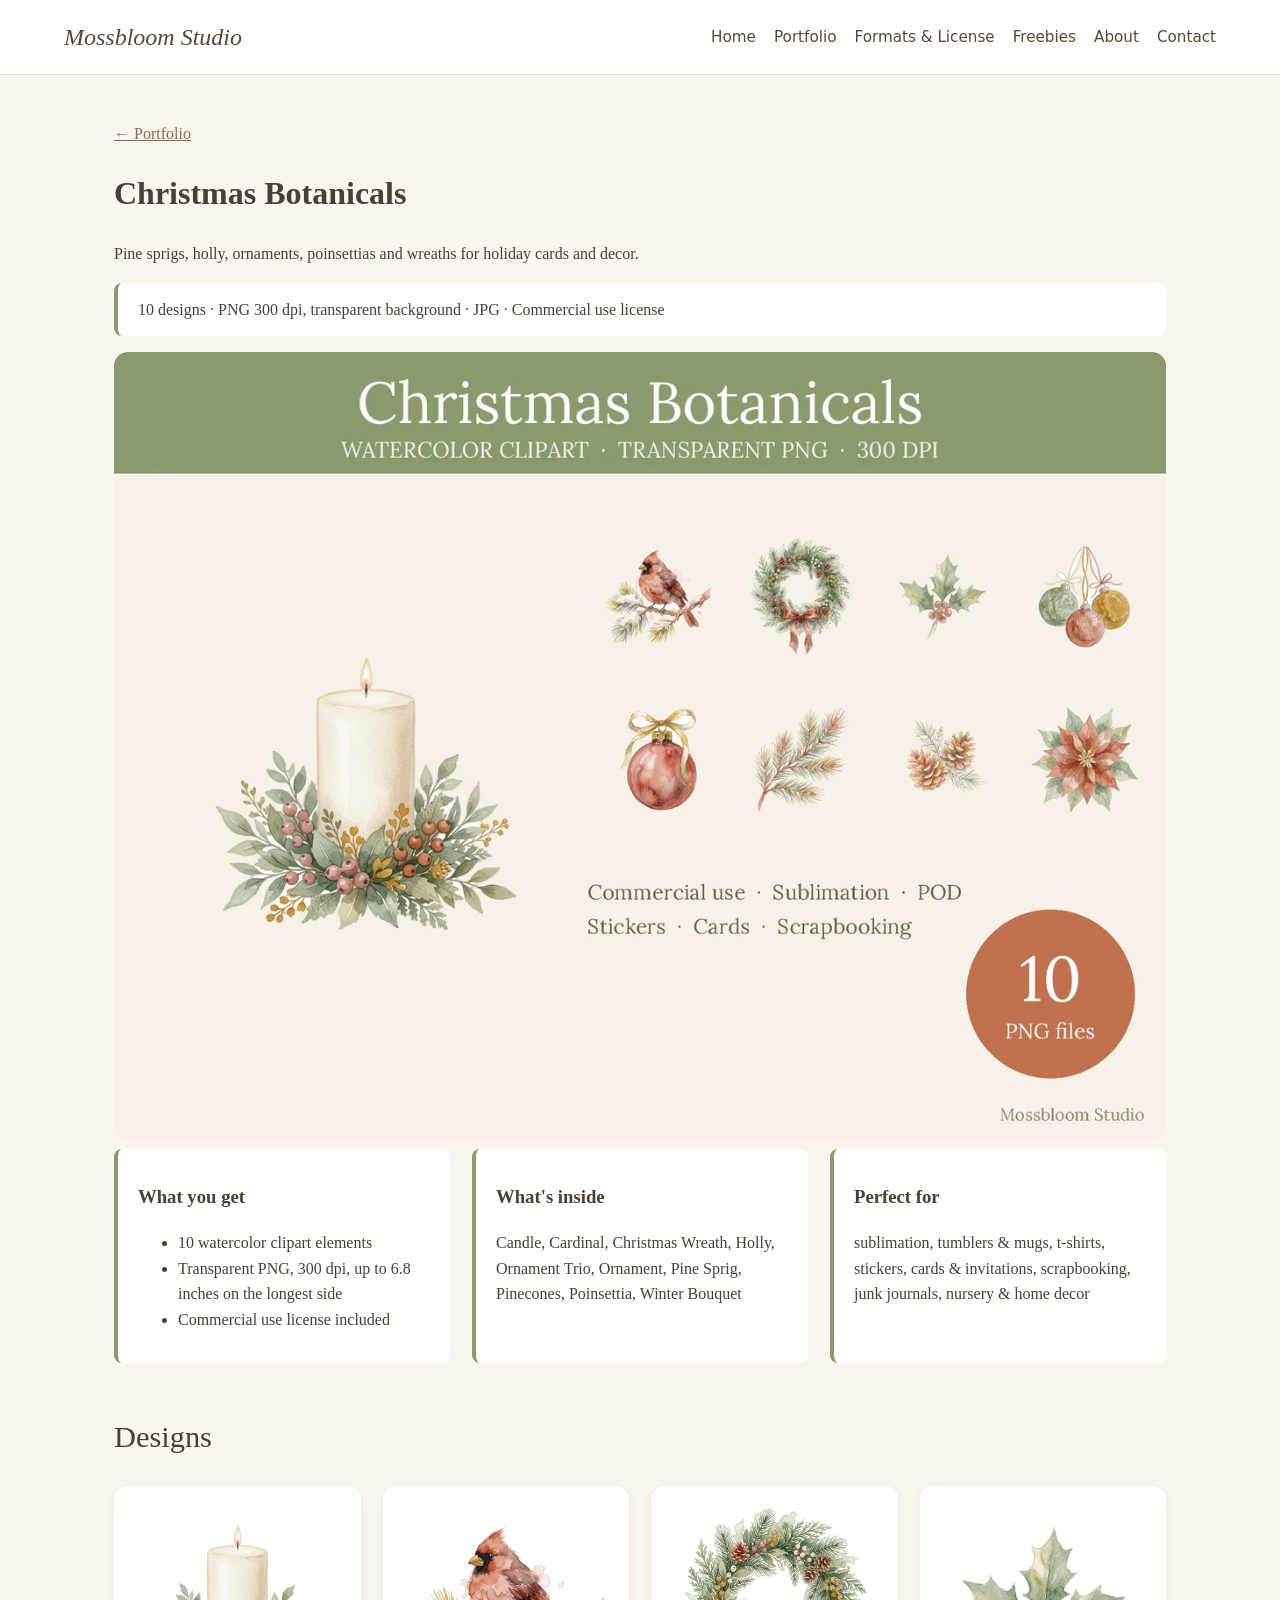
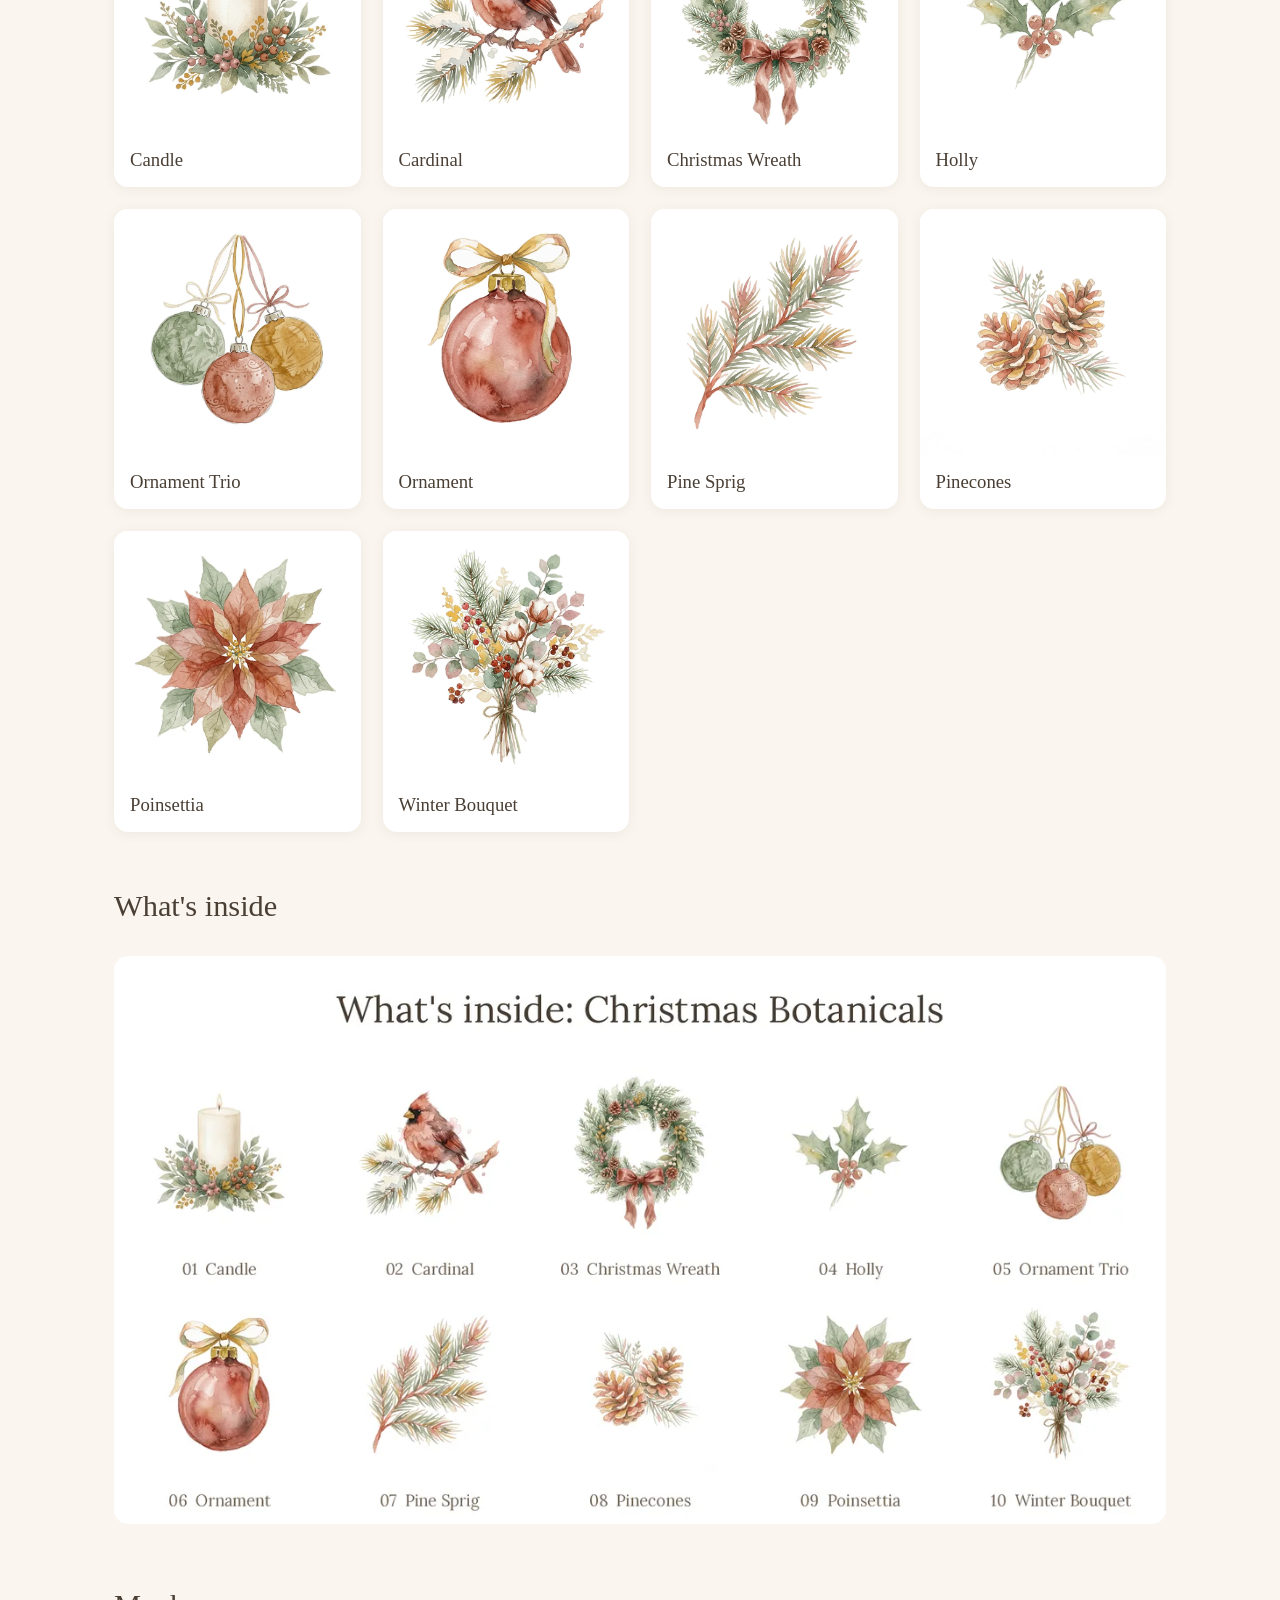
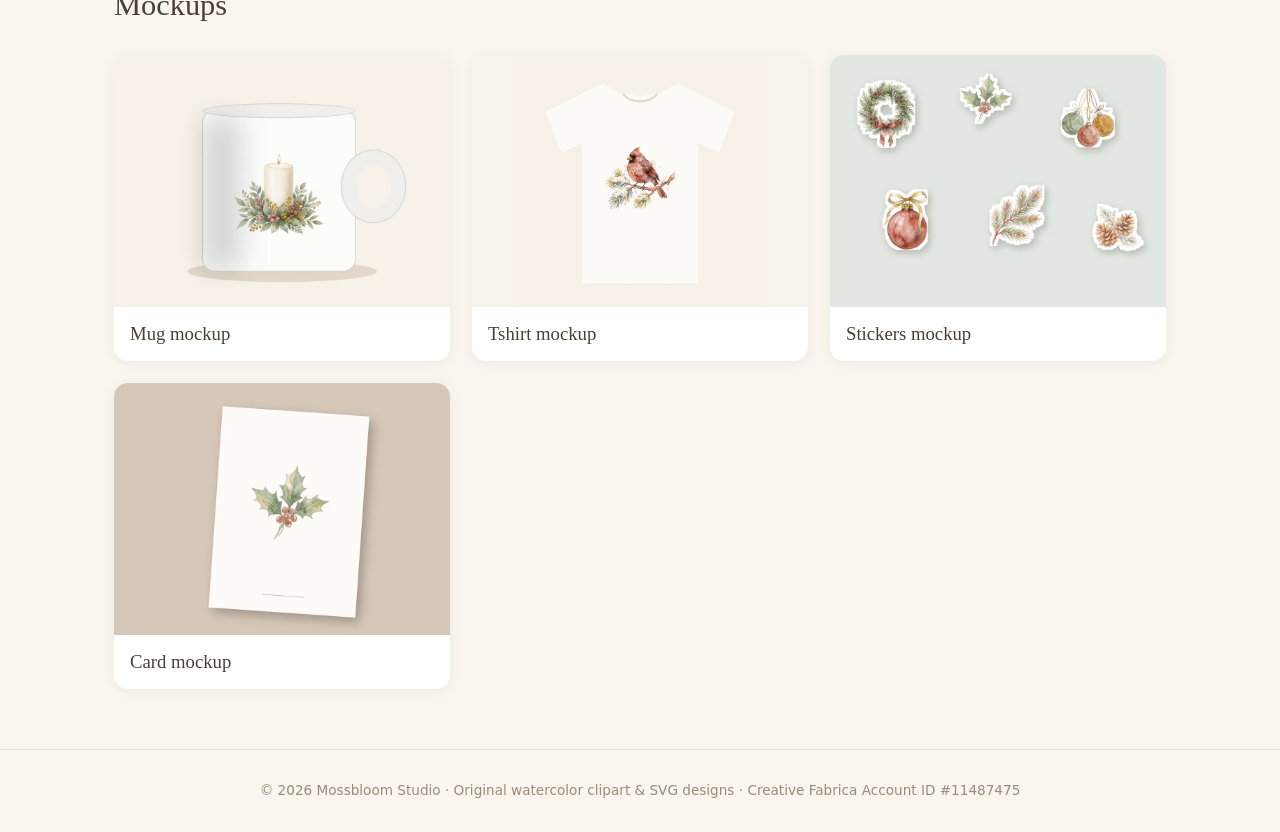
<file: collections/christmas-botanicals.html>
<!doctype html><html lang="en"><head><meta charset="utf-8"><meta name="viewport" content="width=device-width,initial-scale=1">
<title>Christmas Botanicals | Mossbloom Studio</title><meta name="description" content="Pine sprigs, holly, ornaments, poinsettias and wreaths for holiday cards and decor."><meta name="author" content="Mossbloom Studio">
<meta property="og:title" content="Christmas Botanicals | Mossbloom Studio"><meta property="og:description" content="Pine sprigs, holly, ornaments, poinsettias and wreaths for holiday cards and decor."><meta property="og:type" content="website"><meta property="og:image" content="../img/wildflower-meadow/cover.webp">
<link rel="icon" href="../favicon.png"><link rel="stylesheet" href="../style.css"></head><body>
<header><a class="logo" href="../index.html">Mossbloom Studio</a><nav><a href="../index.html">Home</a><a href="../portfolio.html">Portfolio</a><a href="../license.html">Formats & License</a><a href="../freebies.html">Freebies</a><a href="../about.html">About</a><a href="../contact.html">Contact</a></nav></header><main><p><a href="../portfolio.html">← Portfolio</a></p><h1>Christmas Botanicals</h1><p>Pine sprigs, holly, ornaments, poinsettias and wreaths for holiday cards and decor.</p><p class="note">10 designs · PNG 300 dpi, transparent background · JPG · Commercial use license</p><img src="../img/christmas-botanicals/cover.webp" alt="Christmas Botanicals cover" style="width:100%;border-radius:14px"><div class="grid big"><div class="note"><h3>What you get</h3><ul><li>10 watercolor clipart elements</li><li>Transparent PNG, 300 dpi, up to 6.8 inches on the longest side</li><li>Commercial use license included</li></ul></div><div class="note"><h3>What's inside</h3><p>Candle, Cardinal, Christmas Wreath, Holly, Ornament Trio, Ornament, Pine Sprig, Pinecones, Poinsettia, Winter Bouquet</p></div><div class="note"><h3>Perfect for</h3><p>sublimation, tumblers & mugs, t-shirts, stickers, cards & invitations, scrapbooking, junk journals, nursery & home decor</p></div></div><h2>Designs</h2><div class="grid"><a class="card" href="../img/christmas-botanicals/candle.webp"><img loading="lazy" src="../img/christmas-botanicals/candle.webp" alt="Candle - Christmas Botanicals"><div><h3>Candle</h3></div></a><a class="card" href="../img/christmas-botanicals/cardinal.webp"><img loading="lazy" src="../img/christmas-botanicals/cardinal.webp" alt="Cardinal - Christmas Botanicals"><div><h3>Cardinal</h3></div></a><a class="card" href="../img/christmas-botanicals/christmas-wreath.webp"><img loading="lazy" src="../img/christmas-botanicals/christmas-wreath.webp" alt="Christmas Wreath - Christmas Botanicals"><div><h3>Christmas Wreath</h3></div></a><a class="card" href="../img/christmas-botanicals/holly.webp"><img loading="lazy" src="../img/christmas-botanicals/holly.webp" alt="Holly - Christmas Botanicals"><div><h3>Holly</h3></div></a><a class="card" href="../img/christmas-botanicals/ornament-trio.webp"><img loading="lazy" src="../img/christmas-botanicals/ornament-trio.webp" alt="Ornament Trio - Christmas Botanicals"><div><h3>Ornament Trio</h3></div></a><a class="card" href="../img/christmas-botanicals/ornament.webp"><img loading="lazy" src="../img/christmas-botanicals/ornament.webp" alt="Ornament - Christmas Botanicals"><div><h3>Ornament</h3></div></a><a class="card" href="../img/christmas-botanicals/pine-sprig.webp"><img loading="lazy" src="../img/christmas-botanicals/pine-sprig.webp" alt="Pine Sprig - Christmas Botanicals"><div><h3>Pine Sprig</h3></div></a><a class="card" href="../img/christmas-botanicals/pinecones.webp"><img loading="lazy" src="../img/christmas-botanicals/pinecones.webp" alt="Pinecones - Christmas Botanicals"><div><h3>Pinecones</h3></div></a><a class="card" href="../img/christmas-botanicals/poinsettia.webp"><img loading="lazy" src="../img/christmas-botanicals/poinsettia.webp" alt="Poinsettia - Christmas Botanicals"><div><h3>Poinsettia</h3></div></a><a class="card" href="../img/christmas-botanicals/winter-bouquet.webp"><img loading="lazy" src="../img/christmas-botanicals/winter-bouquet.webp" alt="Winter Bouquet - Christmas Botanicals"><div><h3>Winter Bouquet</h3></div></a></div><h2>What's inside</h2><img loading="lazy" src="../img/christmas-botanicals/inside.webp" alt="Christmas Botanicals contents" style="width:100%;border-radius:14px;background:#fff"><h2>Mockups</h2><div class="grid big"><a class="card wide" href="../img/christmas-botanicals/mug.webp"><img loading="lazy" src="../img/christmas-botanicals/mug.webp" alt="Christmas Botanicals mug mockup"><div><h3>Mug mockup</h3></div></a><a class="card wide" href="../img/christmas-botanicals/tshirt.webp"><img loading="lazy" src="../img/christmas-botanicals/tshirt.webp" alt="Christmas Botanicals tshirt mockup"><div><h3>Tshirt mockup</h3></div></a><a class="card wide" href="../img/christmas-botanicals/stickers.webp"><img loading="lazy" src="../img/christmas-botanicals/stickers.webp" alt="Christmas Botanicals stickers mockup"><div><h3>Stickers mockup</h3></div></a><a class="card wide" href="../img/christmas-botanicals/card.webp"><img loading="lazy" src="../img/christmas-botanicals/card.webp" alt="Christmas Botanicals card mockup"><div><h3>Card mockup</h3></div></a></div></main>
<footer>© 2026 Mossbloom Studio · Original watercolor clipart &amp; SVG designs · Creative Fabrica Account ID #11487475</footer></body></html>
</file>
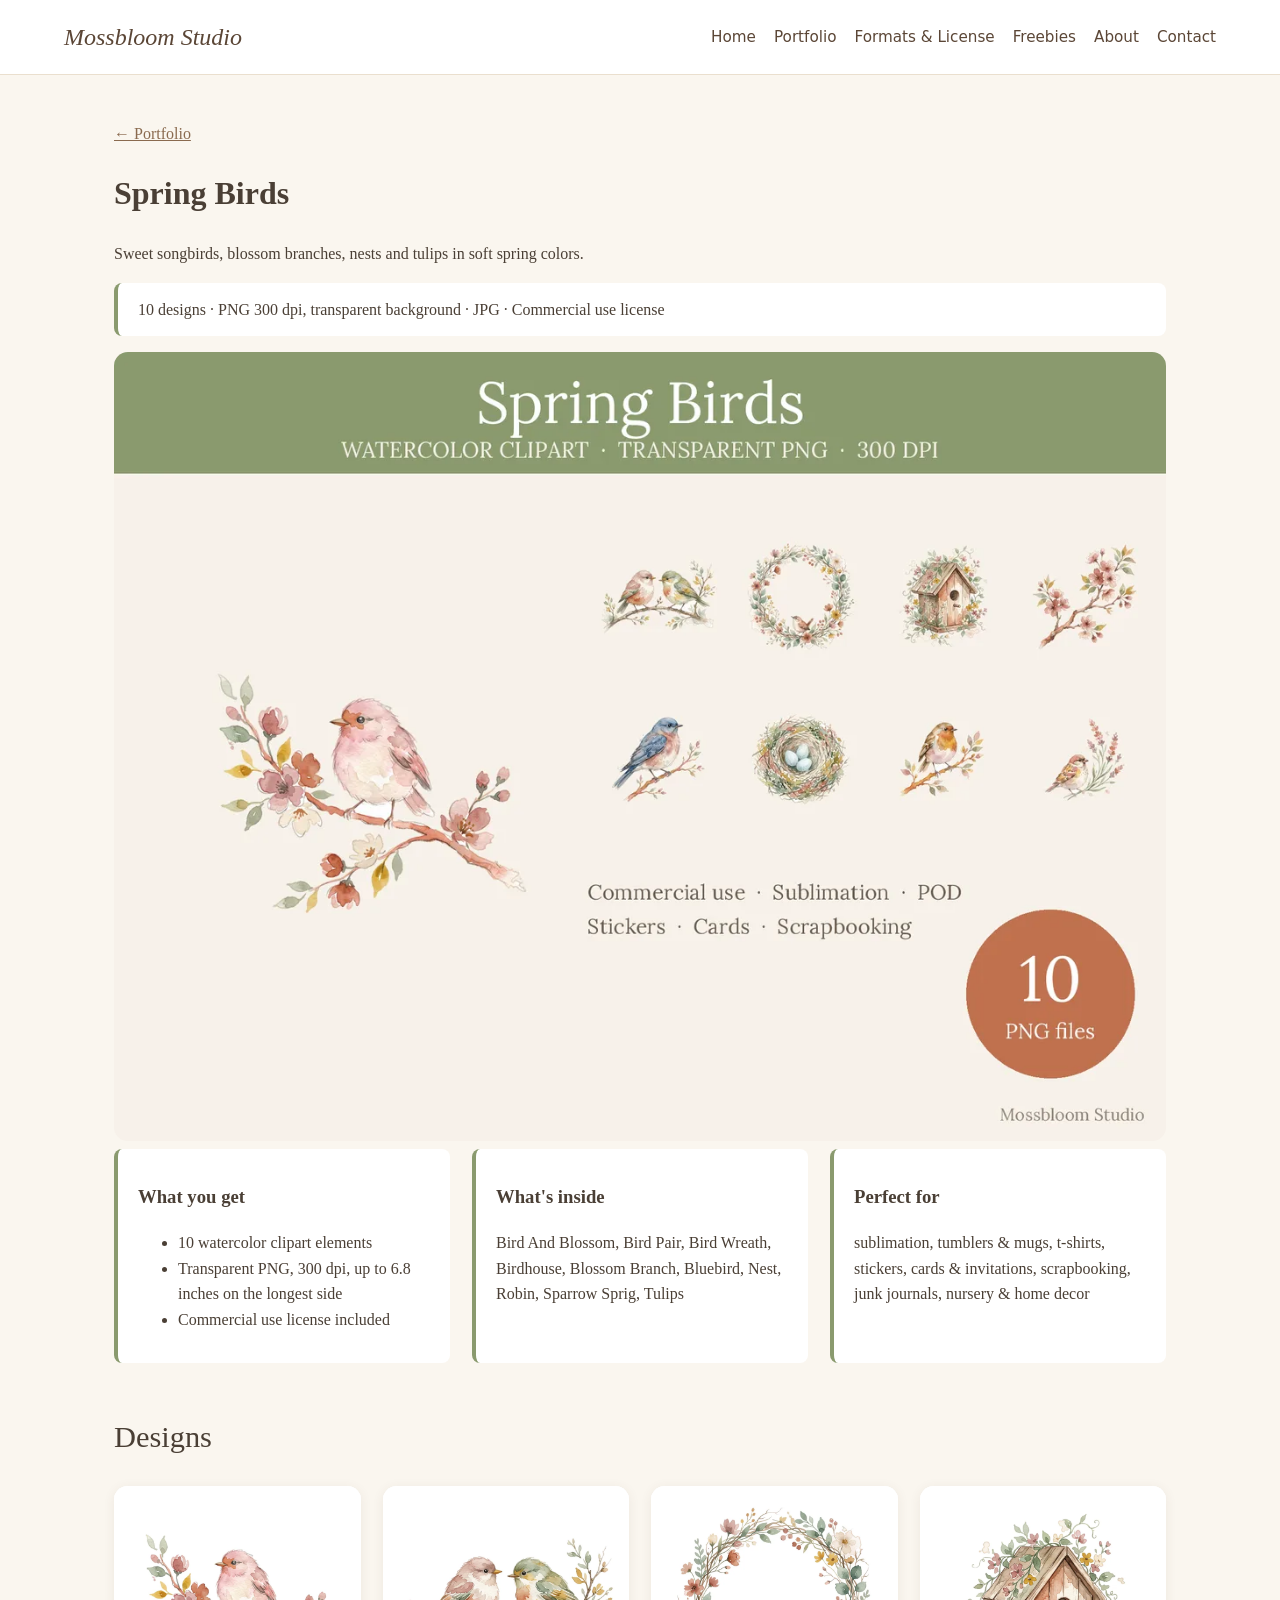
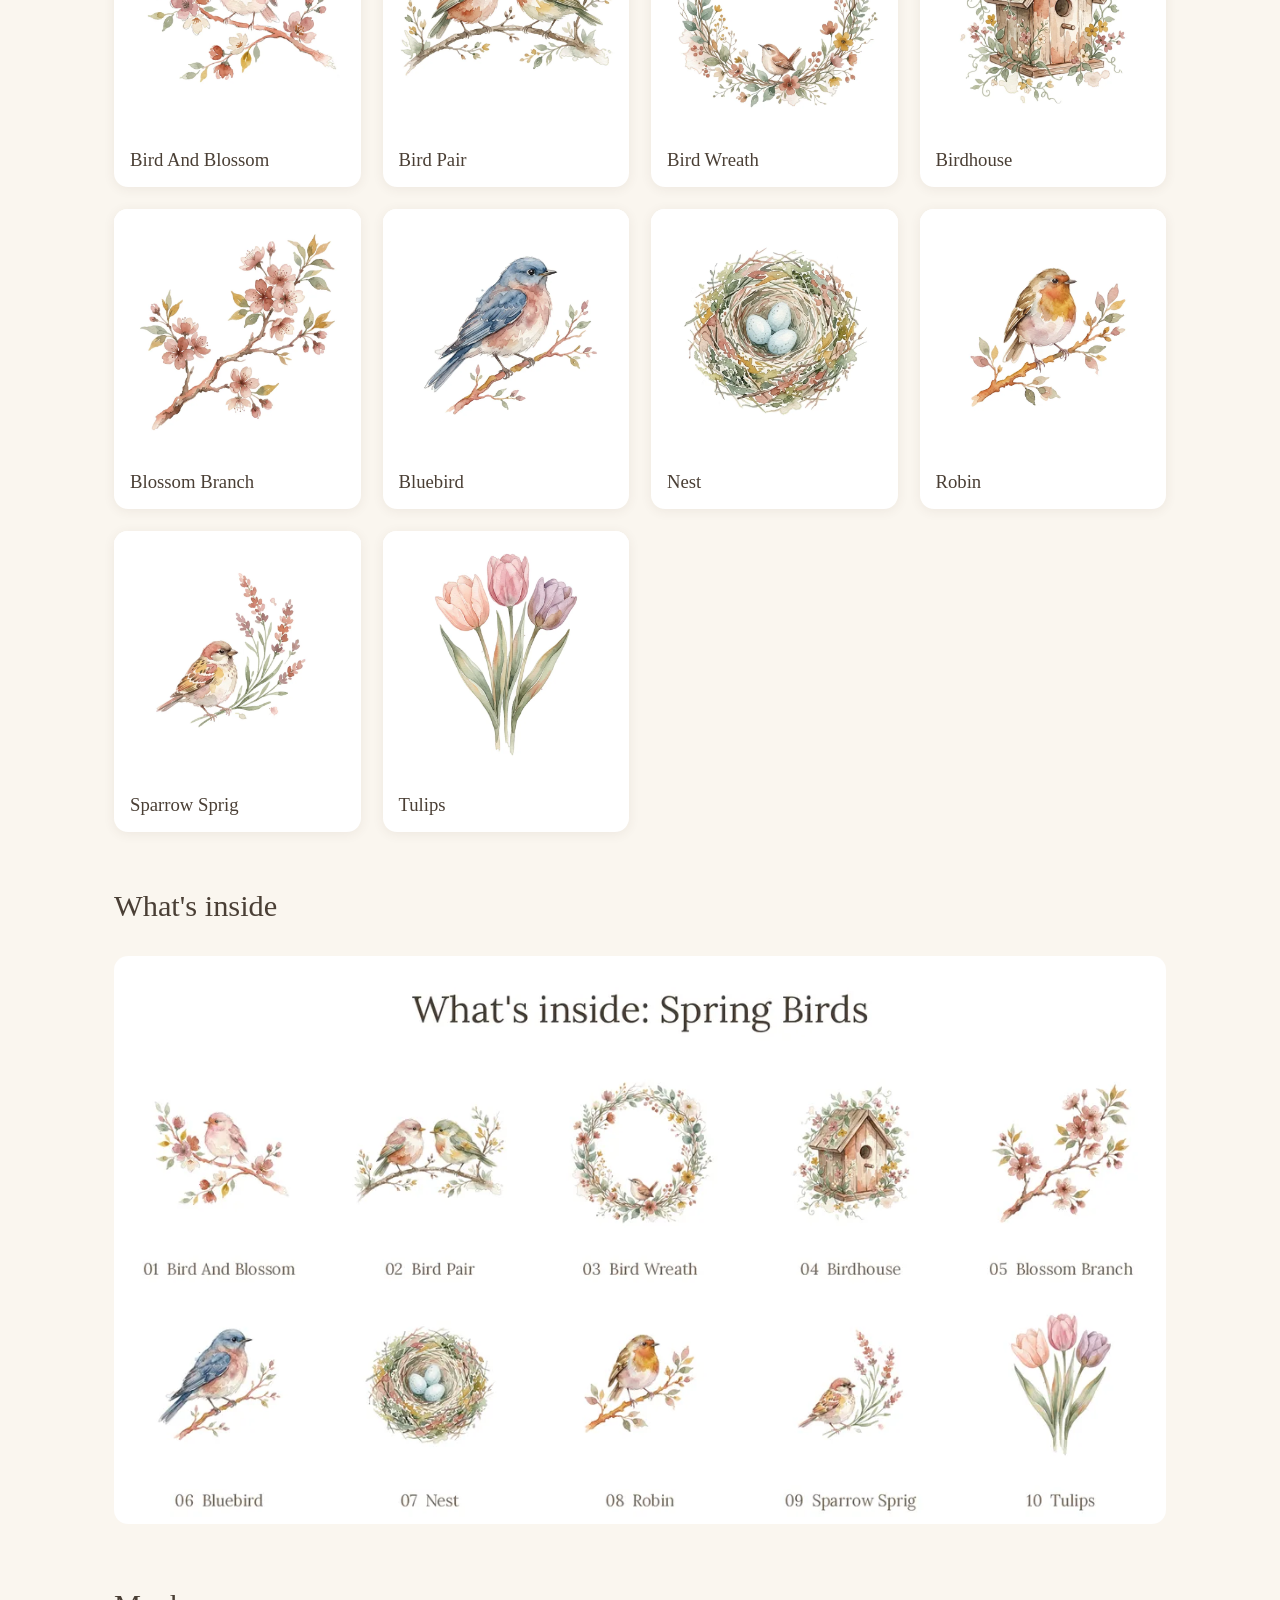
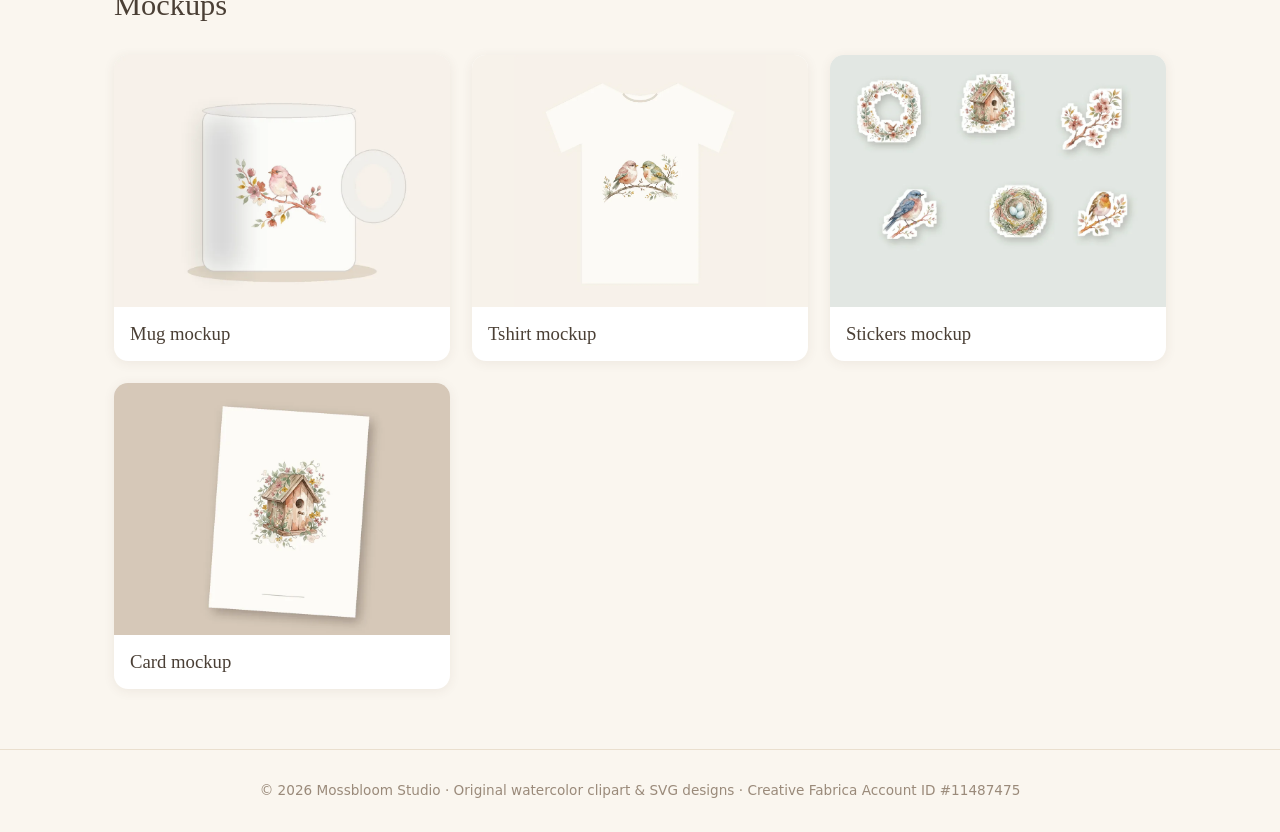
<file: collections/spring-birds.html>
<!doctype html><html lang="en"><head><meta charset="utf-8"><meta name="viewport" content="width=device-width,initial-scale=1">
<title>Spring Birds | Mossbloom Studio</title><meta name="description" content="Sweet songbirds, blossom branches, nests and tulips in soft spring colors."><meta name="author" content="Mossbloom Studio">
<meta property="og:title" content="Spring Birds | Mossbloom Studio"><meta property="og:description" content="Sweet songbirds, blossom branches, nests and tulips in soft spring colors."><meta property="og:type" content="website"><meta property="og:image" content="../img/wildflower-meadow/cover.webp">
<link rel="icon" href="../favicon.png"><link rel="stylesheet" href="../style.css"></head><body>
<header><a class="logo" href="../index.html">Mossbloom Studio</a><nav><a href="../index.html">Home</a><a href="../portfolio.html">Portfolio</a><a href="../license.html">Formats & License</a><a href="../freebies.html">Freebies</a><a href="../about.html">About</a><a href="../contact.html">Contact</a></nav></header><main><p><a href="../portfolio.html">← Portfolio</a></p><h1>Spring Birds</h1><p>Sweet songbirds, blossom branches, nests and tulips in soft spring colors.</p><p class="note">10 designs · PNG 300 dpi, transparent background · JPG · Commercial use license</p><img src="../img/spring-birds/cover.webp" alt="Spring Birds cover" style="width:100%;border-radius:14px"><div class="grid big"><div class="note"><h3>What you get</h3><ul><li>10 watercolor clipart elements</li><li>Transparent PNG, 300 dpi, up to 6.8 inches on the longest side</li><li>Commercial use license included</li></ul></div><div class="note"><h3>What's inside</h3><p>Bird And Blossom, Bird Pair, Bird Wreath, Birdhouse, Blossom Branch, Bluebird, Nest, Robin, Sparrow Sprig, Tulips</p></div><div class="note"><h3>Perfect for</h3><p>sublimation, tumblers & mugs, t-shirts, stickers, cards & invitations, scrapbooking, junk journals, nursery & home decor</p></div></div><h2>Designs</h2><div class="grid"><a class="card" href="../img/spring-birds/bird-and-blossom.webp"><img loading="lazy" src="../img/spring-birds/bird-and-blossom.webp" alt="Bird And Blossom - Spring Birds"><div><h3>Bird And Blossom</h3></div></a><a class="card" href="../img/spring-birds/bird-pair.webp"><img loading="lazy" src="../img/spring-birds/bird-pair.webp" alt="Bird Pair - Spring Birds"><div><h3>Bird Pair</h3></div></a><a class="card" href="../img/spring-birds/bird-wreath.webp"><img loading="lazy" src="../img/spring-birds/bird-wreath.webp" alt="Bird Wreath - Spring Birds"><div><h3>Bird Wreath</h3></div></a><a class="card" href="../img/spring-birds/birdhouse.webp"><img loading="lazy" src="../img/spring-birds/birdhouse.webp" alt="Birdhouse - Spring Birds"><div><h3>Birdhouse</h3></div></a><a class="card" href="../img/spring-birds/blossom-branch.webp"><img loading="lazy" src="../img/spring-birds/blossom-branch.webp" alt="Blossom Branch - Spring Birds"><div><h3>Blossom Branch</h3></div></a><a class="card" href="../img/spring-birds/bluebird.webp"><img loading="lazy" src="../img/spring-birds/bluebird.webp" alt="Bluebird - Spring Birds"><div><h3>Bluebird</h3></div></a><a class="card" href="../img/spring-birds/nest.webp"><img loading="lazy" src="../img/spring-birds/nest.webp" alt="Nest - Spring Birds"><div><h3>Nest</h3></div></a><a class="card" href="../img/spring-birds/robin.webp"><img loading="lazy" src="../img/spring-birds/robin.webp" alt="Robin - Spring Birds"><div><h3>Robin</h3></div></a><a class="card" href="../img/spring-birds/sparrow-sprig.webp"><img loading="lazy" src="../img/spring-birds/sparrow-sprig.webp" alt="Sparrow Sprig - Spring Birds"><div><h3>Sparrow Sprig</h3></div></a><a class="card" href="../img/spring-birds/tulips.webp"><img loading="lazy" src="../img/spring-birds/tulips.webp" alt="Tulips - Spring Birds"><div><h3>Tulips</h3></div></a></div><h2>What's inside</h2><img loading="lazy" src="../img/spring-birds/inside.webp" alt="Spring Birds contents" style="width:100%;border-radius:14px;background:#fff"><h2>Mockups</h2><div class="grid big"><a class="card wide" href="../img/spring-birds/mug.webp"><img loading="lazy" src="../img/spring-birds/mug.webp" alt="Spring Birds mug mockup"><div><h3>Mug mockup</h3></div></a><a class="card wide" href="../img/spring-birds/tshirt.webp"><img loading="lazy" src="../img/spring-birds/tshirt.webp" alt="Spring Birds tshirt mockup"><div><h3>Tshirt mockup</h3></div></a><a class="card wide" href="../img/spring-birds/stickers.webp"><img loading="lazy" src="../img/spring-birds/stickers.webp" alt="Spring Birds stickers mockup"><div><h3>Stickers mockup</h3></div></a><a class="card wide" href="../img/spring-birds/card.webp"><img loading="lazy" src="../img/spring-birds/card.webp" alt="Spring Birds card mockup"><div><h3>Card mockup</h3></div></a></div></main>
<footer>© 2026 Mossbloom Studio · Original watercolor clipart &amp; SVG designs · Creative Fabrica Account ID #11487475</footer></body></html>
</file>
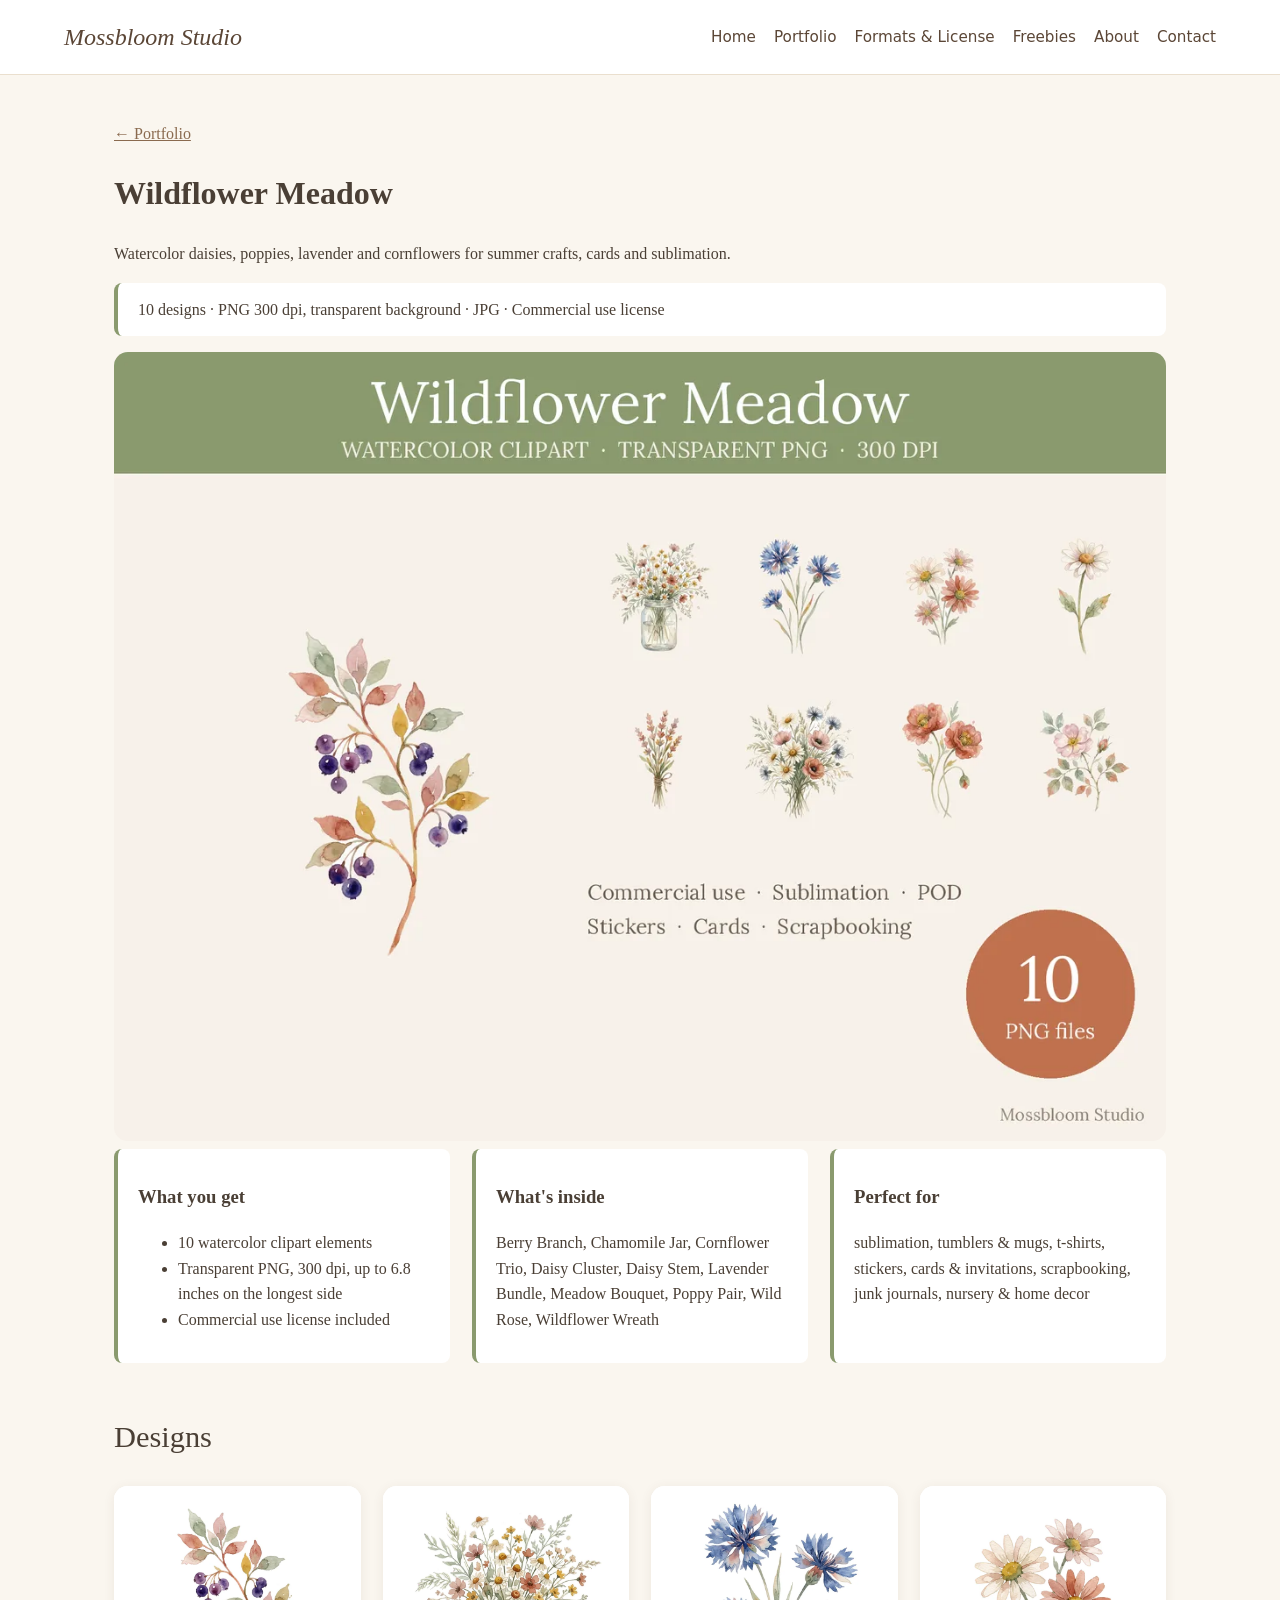
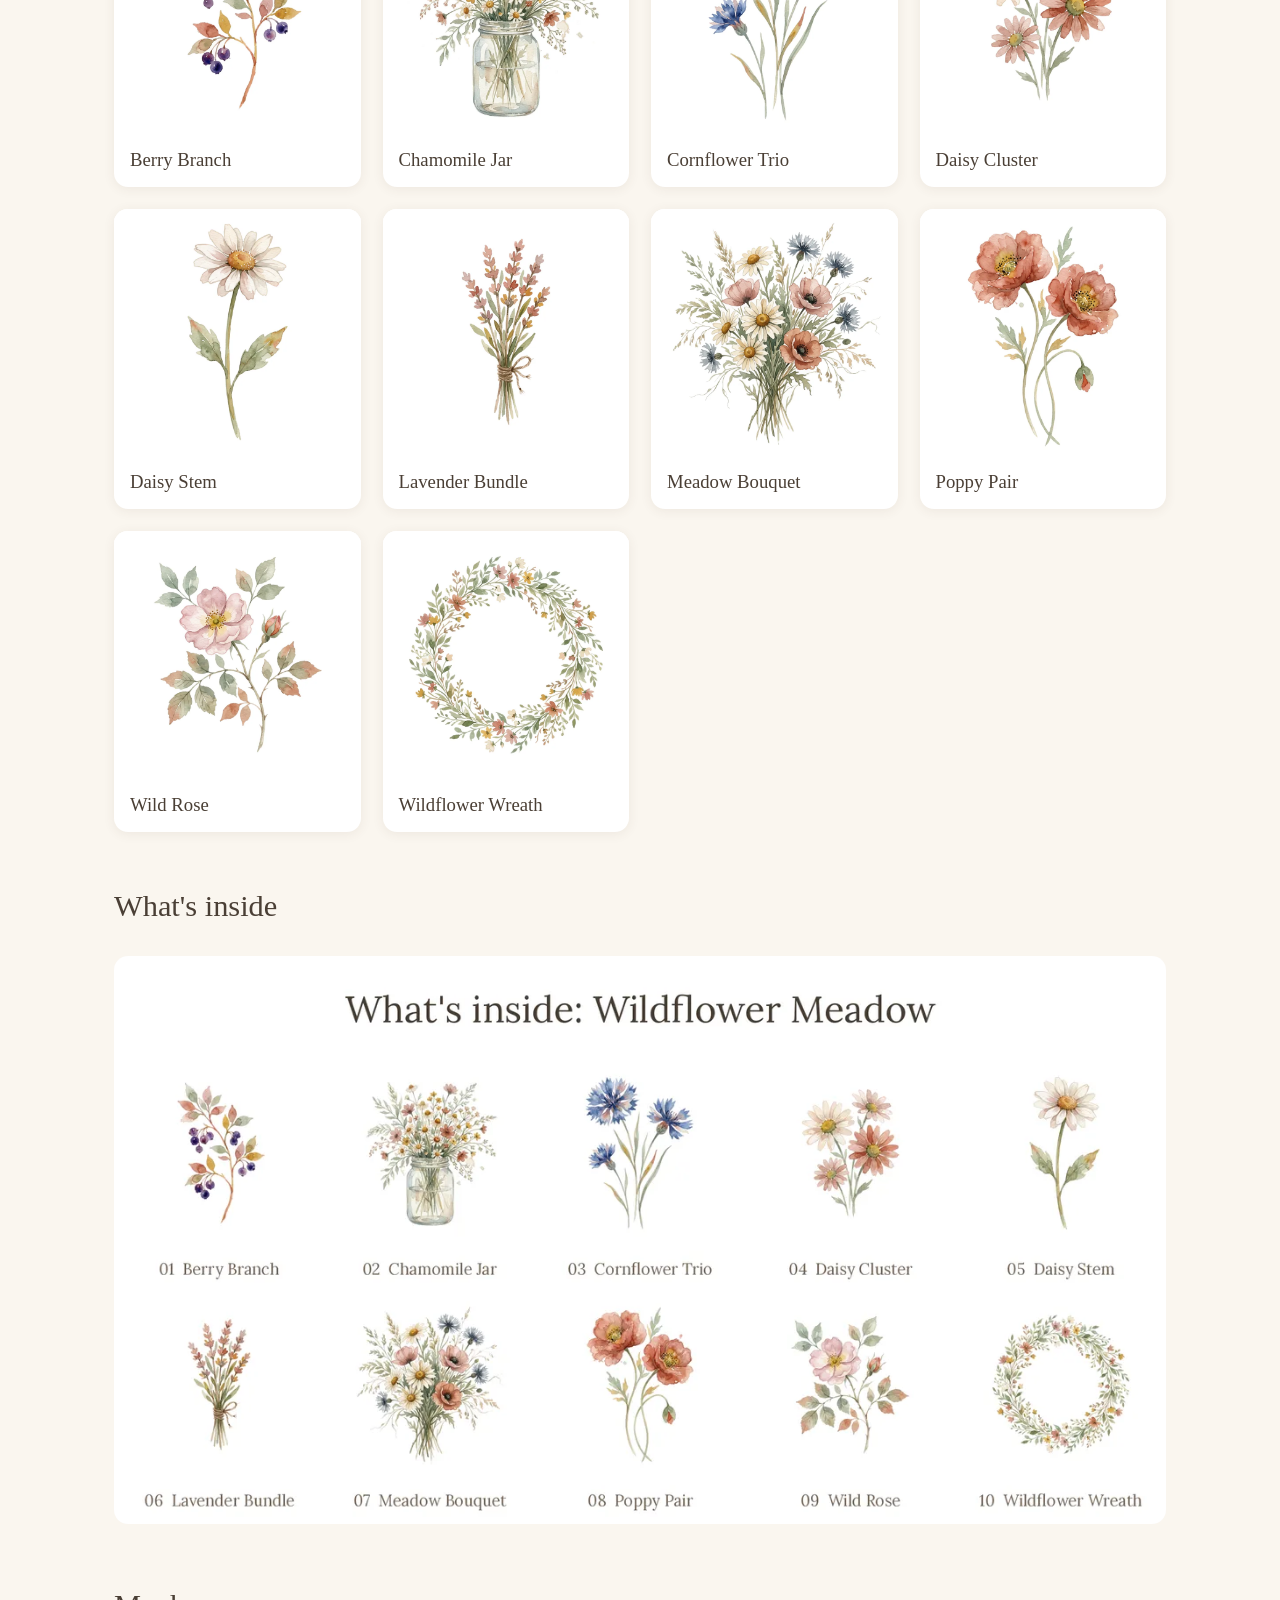
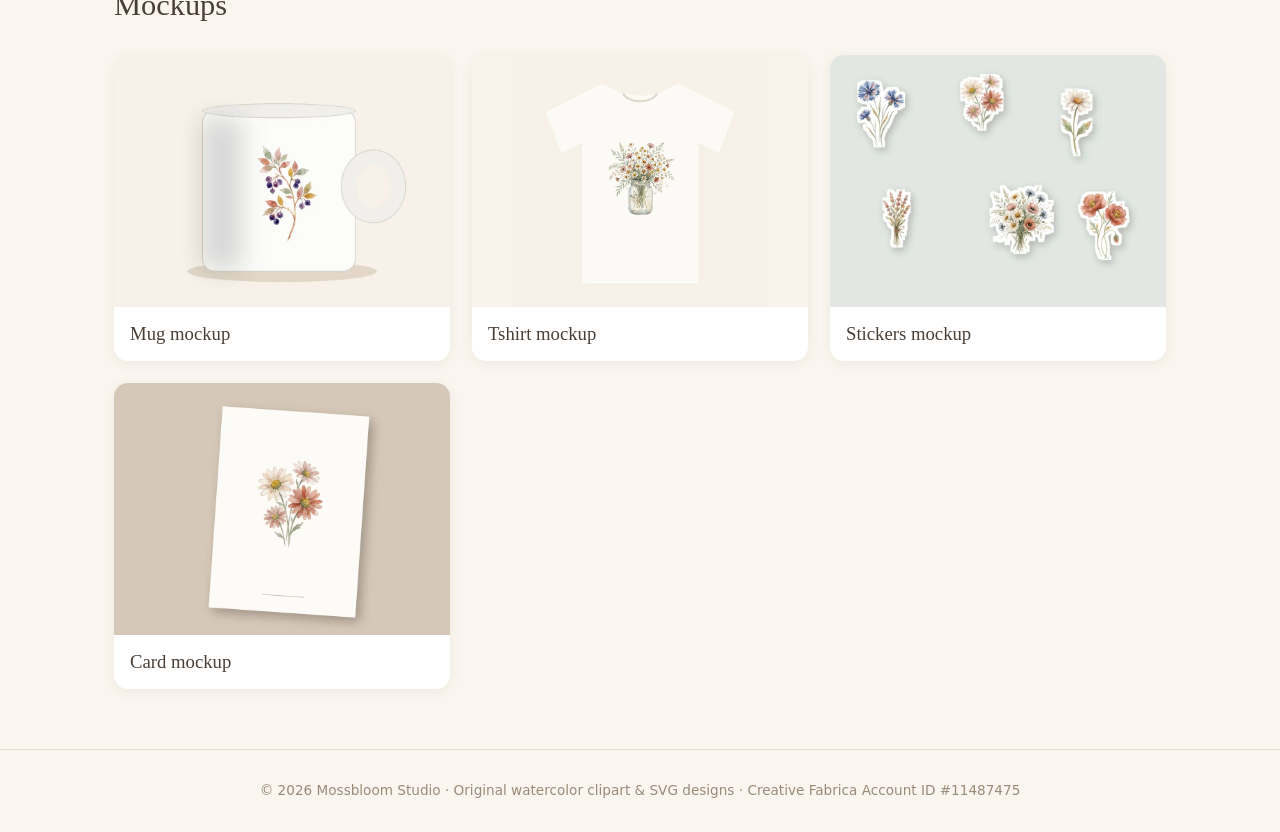
<file: collections/wildflower-meadow.html>
<!doctype html><html lang="en"><head><meta charset="utf-8"><meta name="viewport" content="width=device-width,initial-scale=1">
<title>Wildflower Meadow | Mossbloom Studio</title><meta name="description" content="Watercolor daisies, poppies, lavender and cornflowers for summer crafts, cards and sublimation."><meta name="author" content="Mossbloom Studio">
<meta property="og:title" content="Wildflower Meadow | Mossbloom Studio"><meta property="og:description" content="Watercolor daisies, poppies, lavender and cornflowers for summer crafts, cards and sublimation."><meta property="og:type" content="website"><meta property="og:image" content="../img/wildflower-meadow/cover.webp">
<link rel="icon" href="../favicon.png"><link rel="stylesheet" href="../style.css"></head><body>
<header><a class="logo" href="../index.html">Mossbloom Studio</a><nav><a href="../index.html">Home</a><a href="../portfolio.html">Portfolio</a><a href="../license.html">Formats & License</a><a href="../freebies.html">Freebies</a><a href="../about.html">About</a><a href="../contact.html">Contact</a></nav></header><main><p><a href="../portfolio.html">← Portfolio</a></p><h1>Wildflower Meadow</h1><p>Watercolor daisies, poppies, lavender and cornflowers for summer crafts, cards and sublimation.</p><p class="note">10 designs · PNG 300 dpi, transparent background · JPG · Commercial use license</p><img src="../img/wildflower-meadow/cover.webp" alt="Wildflower Meadow cover" style="width:100%;border-radius:14px"><div class="grid big"><div class="note"><h3>What you get</h3><ul><li>10 watercolor clipart elements</li><li>Transparent PNG, 300 dpi, up to 6.8 inches on the longest side</li><li>Commercial use license included</li></ul></div><div class="note"><h3>What's inside</h3><p>Berry Branch, Chamomile Jar, Cornflower Trio, Daisy Cluster, Daisy Stem, Lavender Bundle, Meadow Bouquet, Poppy Pair, Wild Rose, Wildflower Wreath</p></div><div class="note"><h3>Perfect for</h3><p>sublimation, tumblers & mugs, t-shirts, stickers, cards & invitations, scrapbooking, junk journals, nursery & home decor</p></div></div><h2>Designs</h2><div class="grid"><a class="card" href="../img/wildflower-meadow/berry-branch.webp"><img loading="lazy" src="../img/wildflower-meadow/berry-branch.webp" alt="Berry Branch - Wildflower Meadow"><div><h3>Berry Branch</h3></div></a><a class="card" href="../img/wildflower-meadow/chamomile-jar.webp"><img loading="lazy" src="../img/wildflower-meadow/chamomile-jar.webp" alt="Chamomile Jar - Wildflower Meadow"><div><h3>Chamomile Jar</h3></div></a><a class="card" href="../img/wildflower-meadow/cornflower-trio.webp"><img loading="lazy" src="../img/wildflower-meadow/cornflower-trio.webp" alt="Cornflower Trio - Wildflower Meadow"><div><h3>Cornflower Trio</h3></div></a><a class="card" href="../img/wildflower-meadow/daisy-cluster.webp"><img loading="lazy" src="../img/wildflower-meadow/daisy-cluster.webp" alt="Daisy Cluster - Wildflower Meadow"><div><h3>Daisy Cluster</h3></div></a><a class="card" href="../img/wildflower-meadow/daisy-stem.webp"><img loading="lazy" src="../img/wildflower-meadow/daisy-stem.webp" alt="Daisy Stem - Wildflower Meadow"><div><h3>Daisy Stem</h3></div></a><a class="card" href="../img/wildflower-meadow/lavender-bundle.webp"><img loading="lazy" src="../img/wildflower-meadow/lavender-bundle.webp" alt="Lavender Bundle - Wildflower Meadow"><div><h3>Lavender Bundle</h3></div></a><a class="card" href="../img/wildflower-meadow/meadow-bouquet.webp"><img loading="lazy" src="../img/wildflower-meadow/meadow-bouquet.webp" alt="Meadow Bouquet - Wildflower Meadow"><div><h3>Meadow Bouquet</h3></div></a><a class="card" href="../img/wildflower-meadow/poppy-pair.webp"><img loading="lazy" src="../img/wildflower-meadow/poppy-pair.webp" alt="Poppy Pair - Wildflower Meadow"><div><h3>Poppy Pair</h3></div></a><a class="card" href="../img/wildflower-meadow/wild-rose.webp"><img loading="lazy" src="../img/wildflower-meadow/wild-rose.webp" alt="Wild Rose - Wildflower Meadow"><div><h3>Wild Rose</h3></div></a><a class="card" href="../img/wildflower-meadow/wildflower-wreath.webp"><img loading="lazy" src="../img/wildflower-meadow/wildflower-wreath.webp" alt="Wildflower Wreath - Wildflower Meadow"><div><h3>Wildflower Wreath</h3></div></a></div><h2>What's inside</h2><img loading="lazy" src="../img/wildflower-meadow/inside.webp" alt="Wildflower Meadow contents" style="width:100%;border-radius:14px;background:#fff"><h2>Mockups</h2><div class="grid big"><a class="card wide" href="../img/wildflower-meadow/mug.webp"><img loading="lazy" src="../img/wildflower-meadow/mug.webp" alt="Wildflower Meadow mug mockup"><div><h3>Mug mockup</h3></div></a><a class="card wide" href="../img/wildflower-meadow/tshirt.webp"><img loading="lazy" src="../img/wildflower-meadow/tshirt.webp" alt="Wildflower Meadow tshirt mockup"><div><h3>Tshirt mockup</h3></div></a><a class="card wide" href="../img/wildflower-meadow/stickers.webp"><img loading="lazy" src="../img/wildflower-meadow/stickers.webp" alt="Wildflower Meadow stickers mockup"><div><h3>Stickers mockup</h3></div></a><a class="card wide" href="../img/wildflower-meadow/card.webp"><img loading="lazy" src="../img/wildflower-meadow/card.webp" alt="Wildflower Meadow card mockup"><div><h3>Card mockup</h3></div></a></div></main>
<footer>© 2026 Mossbloom Studio · Original watercolor clipart &amp; SVG designs · Creative Fabrica Account ID #11487475</footer></body></html>
</file>
<file: style.css>
*{box-sizing:border-box}body{margin:0;font-family:Georgia,'Lora',serif;color:#4a3f35;background:#faf6ef;line-height:1.6}
a{color:#8a6a4f}header{display:flex;flex-wrap:wrap;justify-content:space-between;align-items:center;padding:18px 5vw;background:#fff;border-bottom:1px solid #eadfce;position:sticky;top:0;z-index:5}
.banner{width:100%;height:auto;border-radius:14px;display:block}.sr{position:absolute;left:-9999px}.profile{display:grid;grid-template-columns:120px 1fr 240px;gap:24px;align-items:start;background:#fff;border-radius:14px;padding:24px;box-shadow:0 2px 12px rgba(90,70,50,.08)}.profile img{border-radius:50%}.profile h2{margin:0 0 6px;font-size:1.5rem}.cats{list-style:none;margin:0;padding:0}.cats li{display:flex;justify-content:space-between;border-bottom:1px solid #f0e8dc;padding:4px 0}.cats span{color:#c0714f}@media(max-width:800px){.profile{grid-template-columns:1fr}}.logo{font-size:1.5rem;text-decoration:none;color:#5b4636;font-style:italic}nav a{margin-left:18px;text-decoration:none;color:#5b4636;font-family:system-ui,sans-serif;font-size:.95rem}nav a:hover{color:#c0714f}
main{max-width:1180px;margin:0 auto;padding:30px 5vw 60px}.hero{text-align:center;padding:50px 0 30px}.hero h1{font-size:clamp(2rem,5vw,3.4rem);margin:0;font-weight:500}.hero p{font-size:1.15rem;max-width:640px;margin:12px auto}
.btn{display:inline-block;background:#8a9a6e;color:#fff;padding:12px 26px;border-radius:30px;text-decoration:none;font-family:system-ui,sans-serif;margin:6px}.btn.alt{background:#c0714f}
.grid{display:grid;grid-template-columns:repeat(auto-fill,minmax(240px,1fr));gap:22px}.grid.big{grid-template-columns:repeat(auto-fill,minmax(320px,1fr))}
.card{background:#fff;border-radius:14px;overflow:hidden;box-shadow:0 2px 12px rgba(90,70,50,.08);text-decoration:none;color:inherit}.card img{width:100%;display:block;aspect-ratio:1;object-fit:contain;background:#fff}.card.wide img{aspect-ratio:4/3;object-fit:contain;height:auto;background:#f7f2ea}.card img{height:auto}
.card div{padding:12px 16px}.card h3{margin:0;font-weight:500}h2{font-weight:500;font-size:1.9rem;margin-top:50px}
.note{background:#fff;border-left:4px solid #8a9a6e;padding:14px 20px;border-radius:8px}.cfid{font-size:1.15rem;font-weight:bold;background:#f3ead9;padding:12px 18px;border-radius:8px;display:inline-block}
table{border-collapse:collapse;width:100%;background:#fff}td,th{border:1px solid #eadfce;padding:10px;text-align:left}
footer{text-align:center;padding:30px;color:#9a8a7a;font-family:system-ui,sans-serif;font-size:.85rem;border-top:1px solid #eadfce}
@media(max-width:640px){nav a{margin:0 12px 0 0}header{gap:8px}}
</file>
